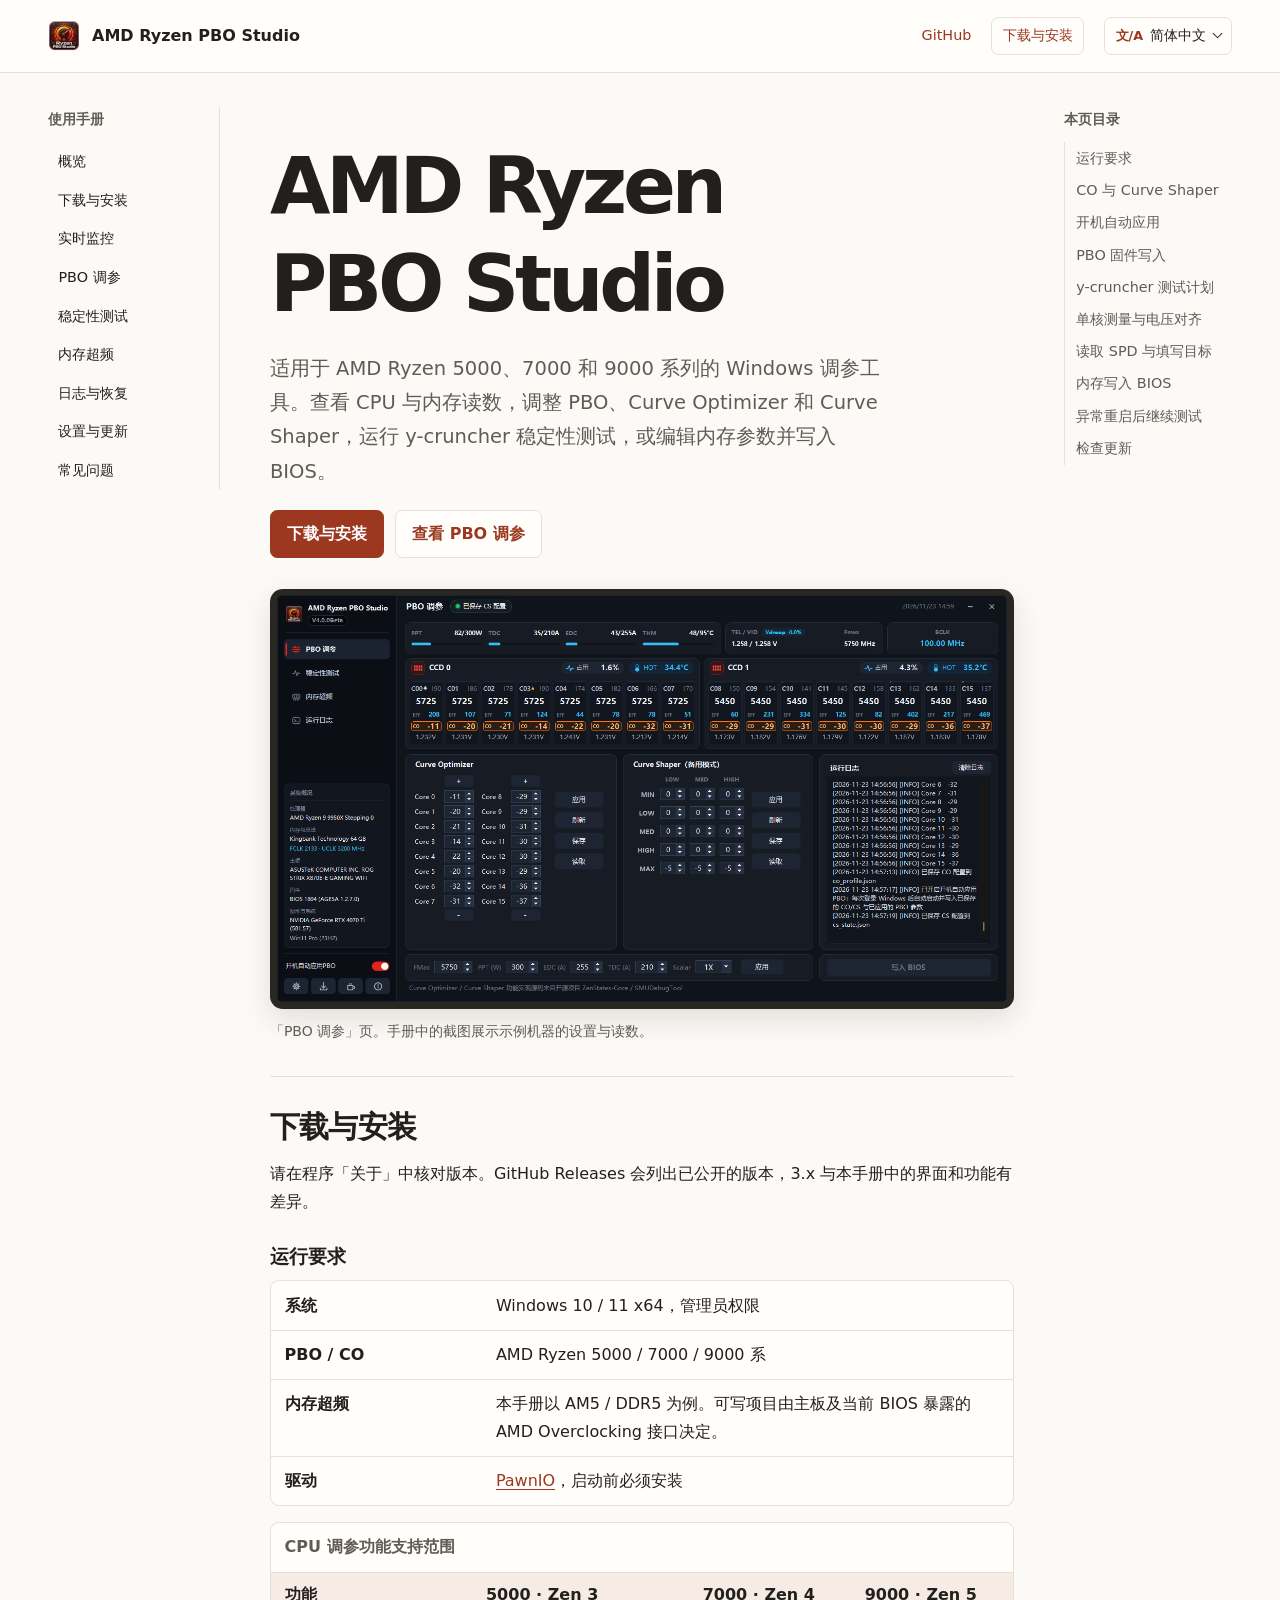
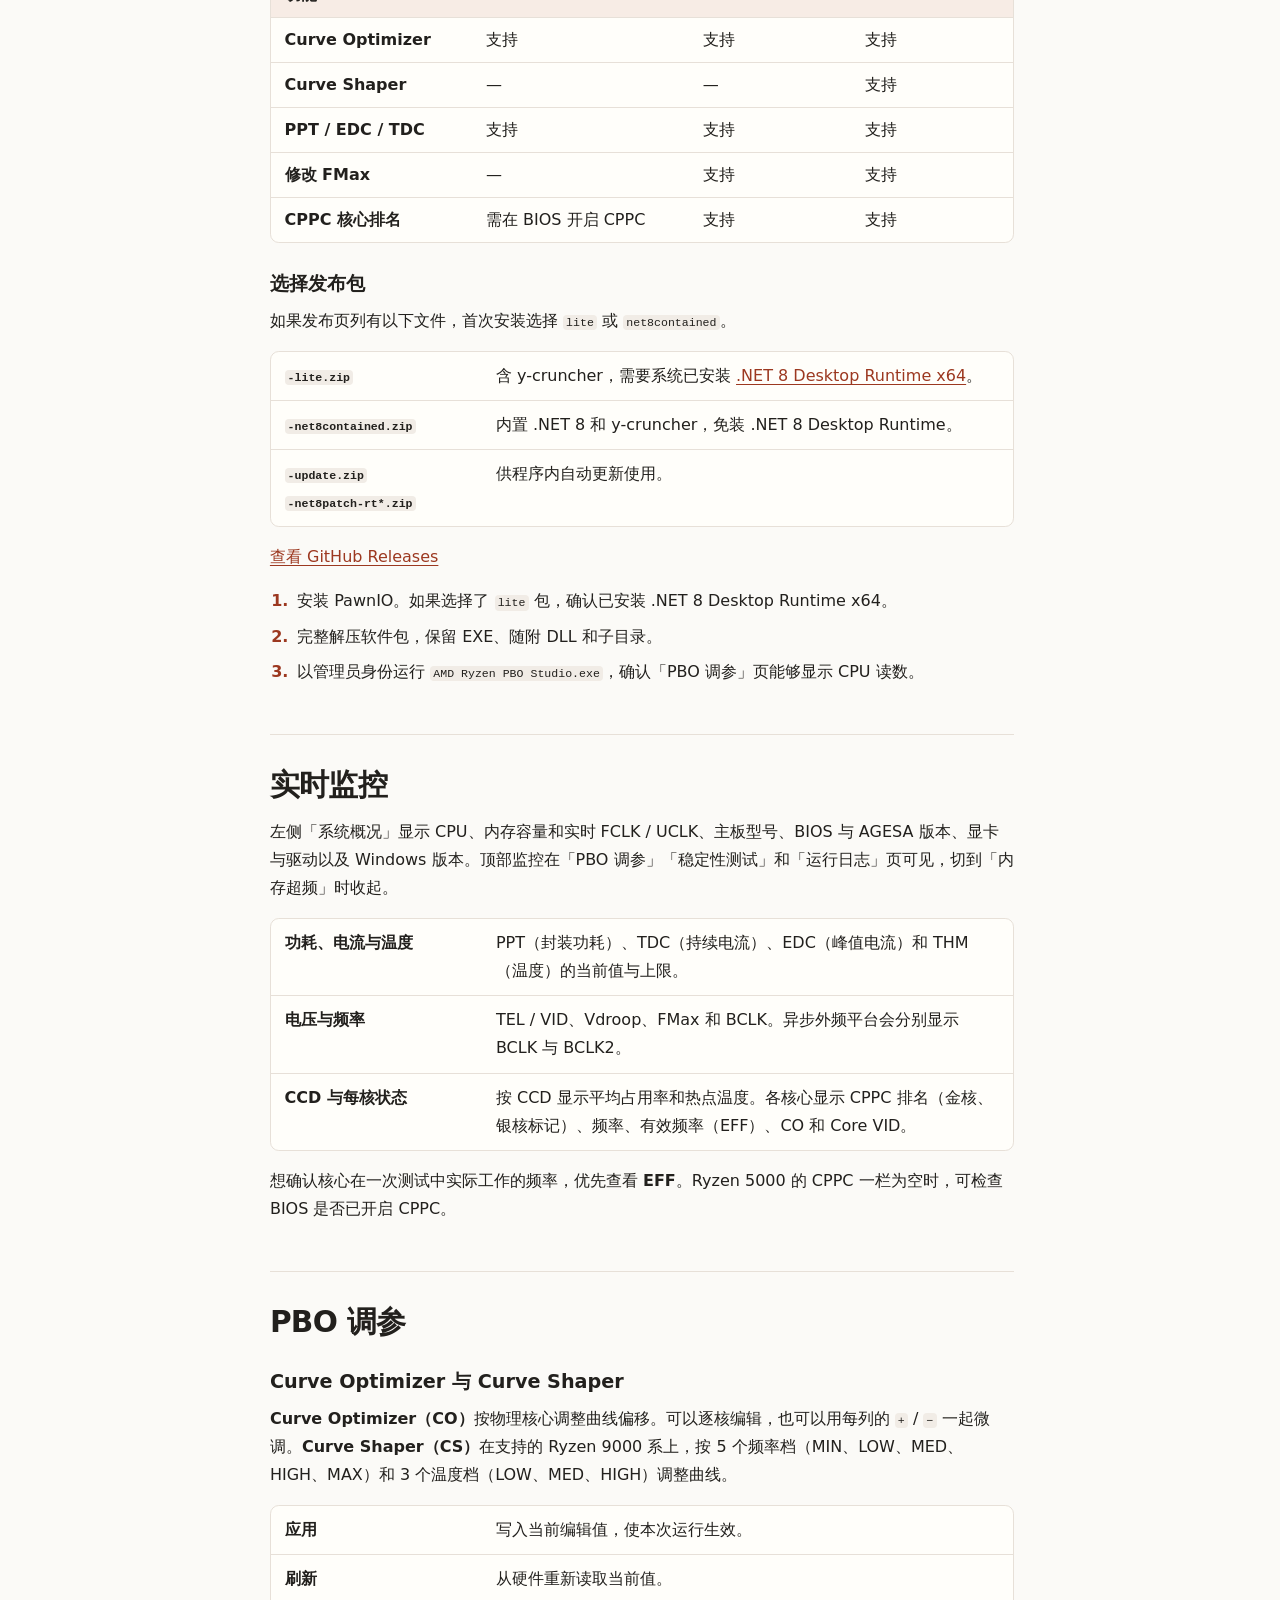
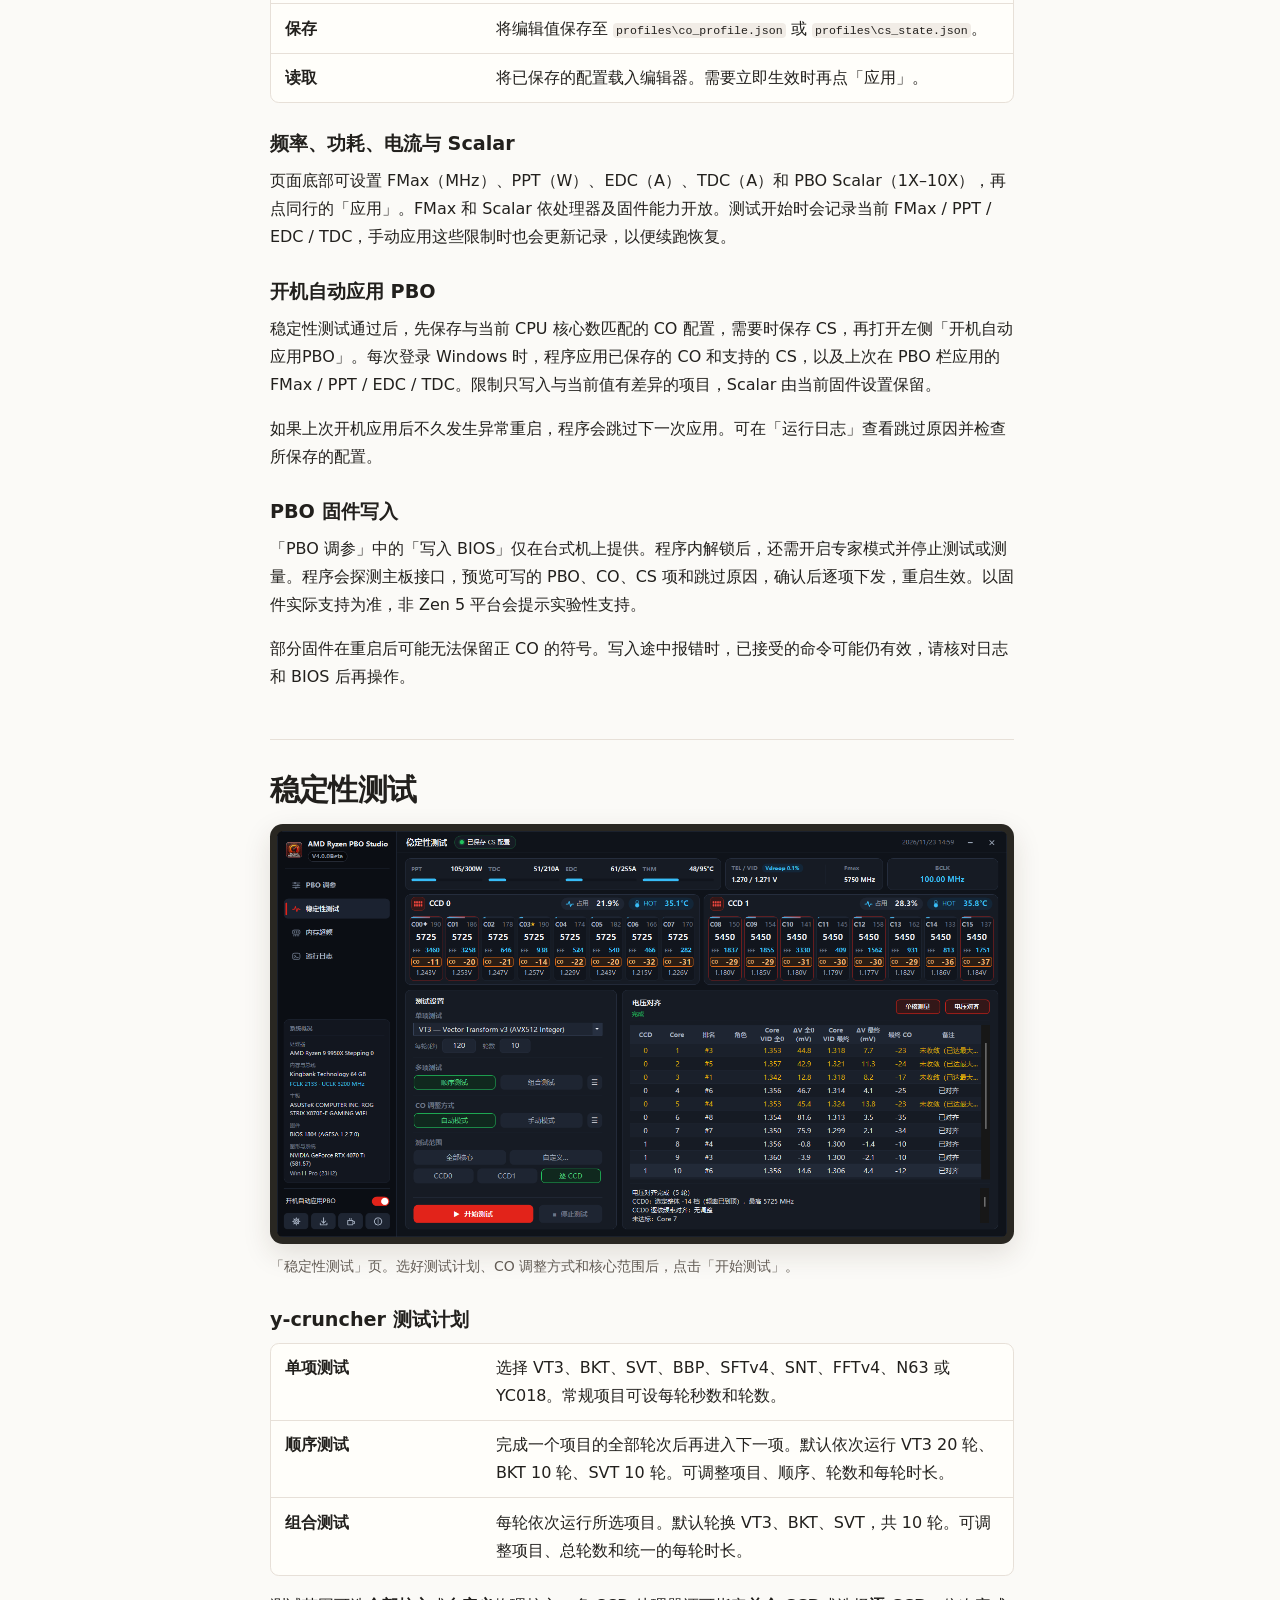
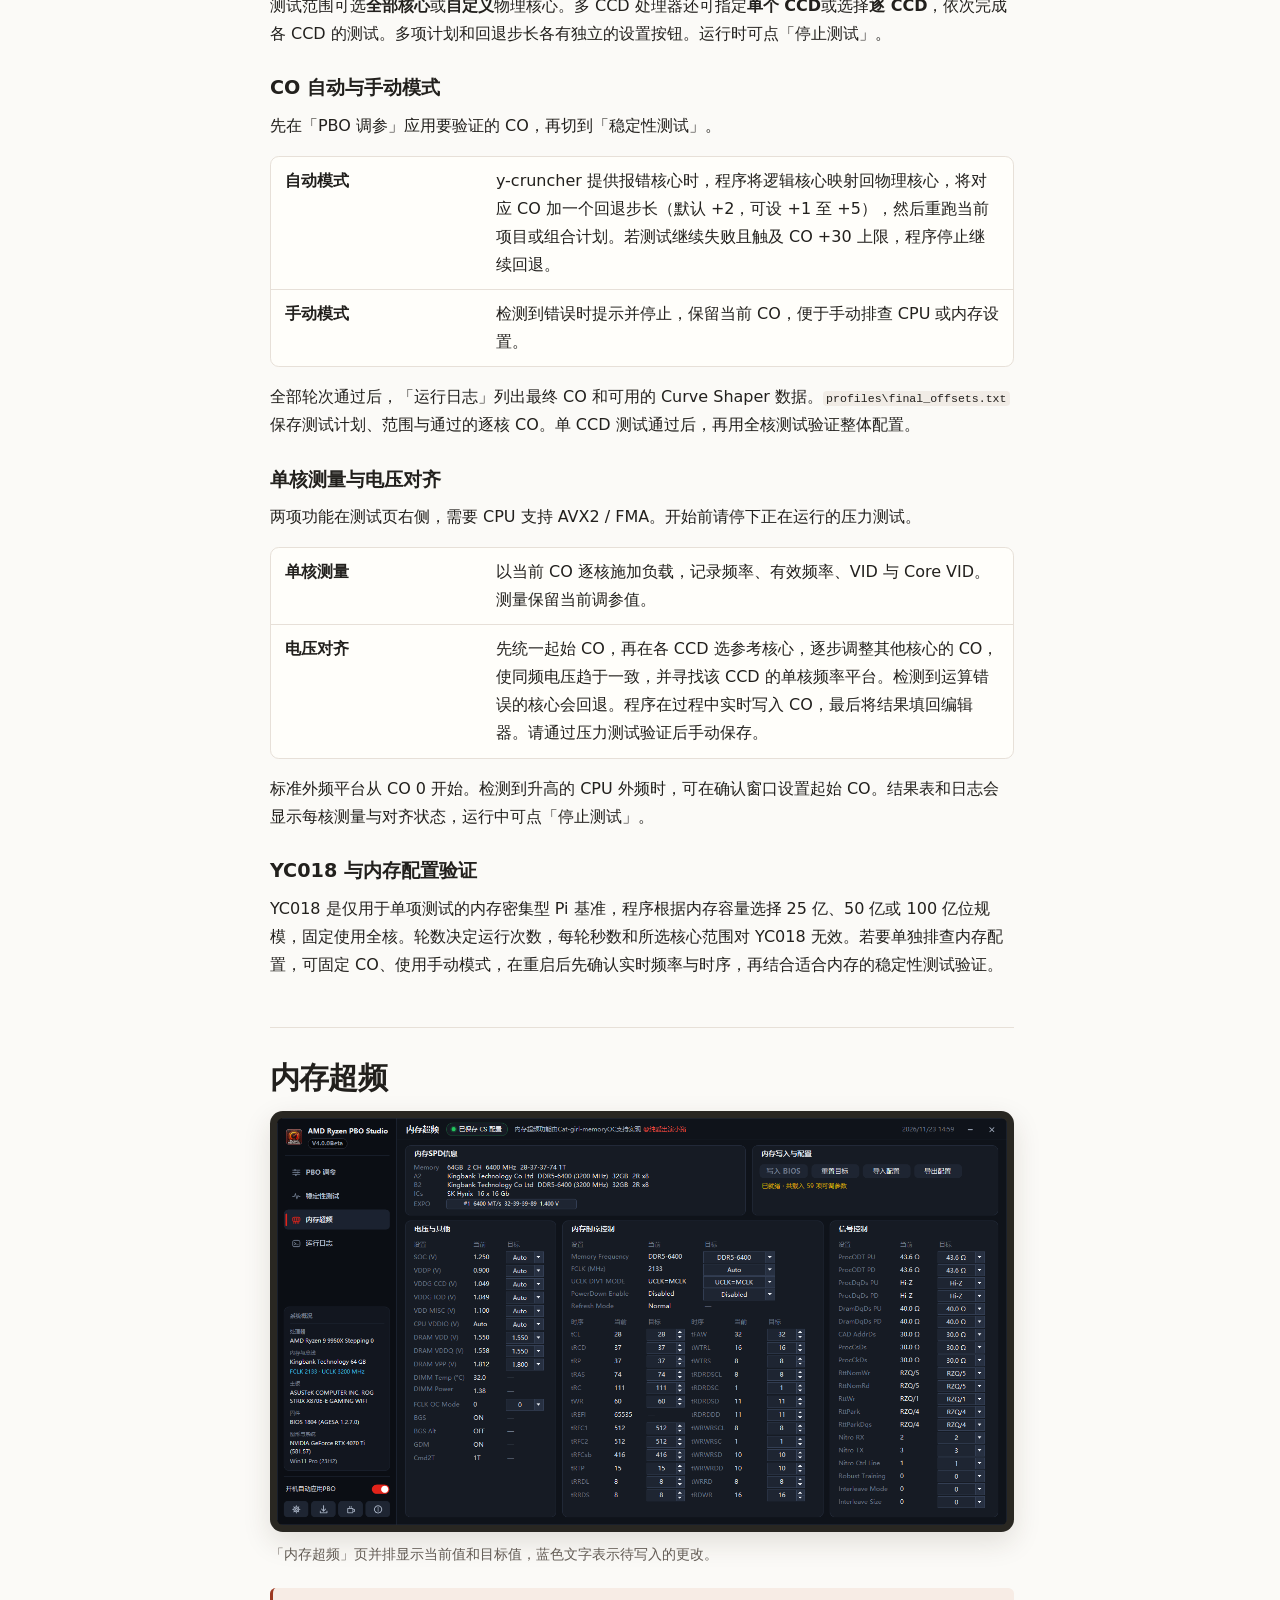
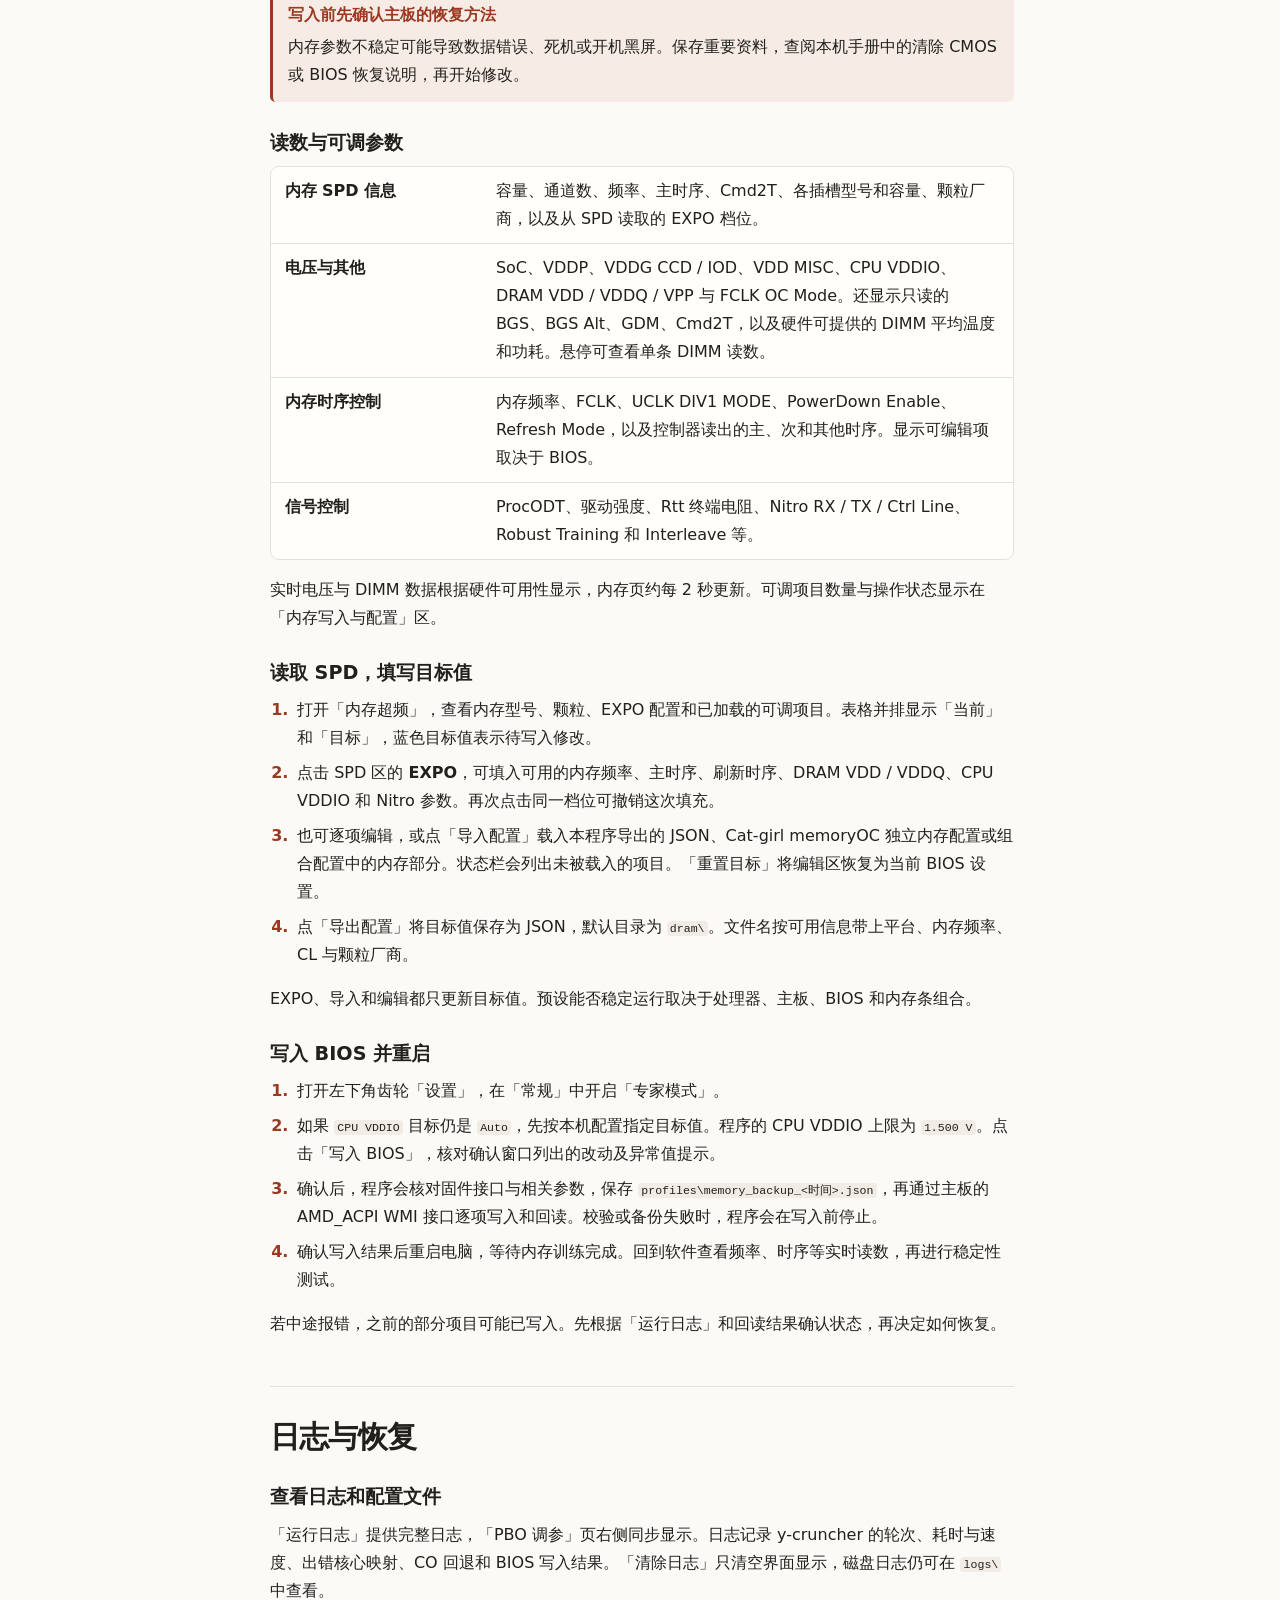
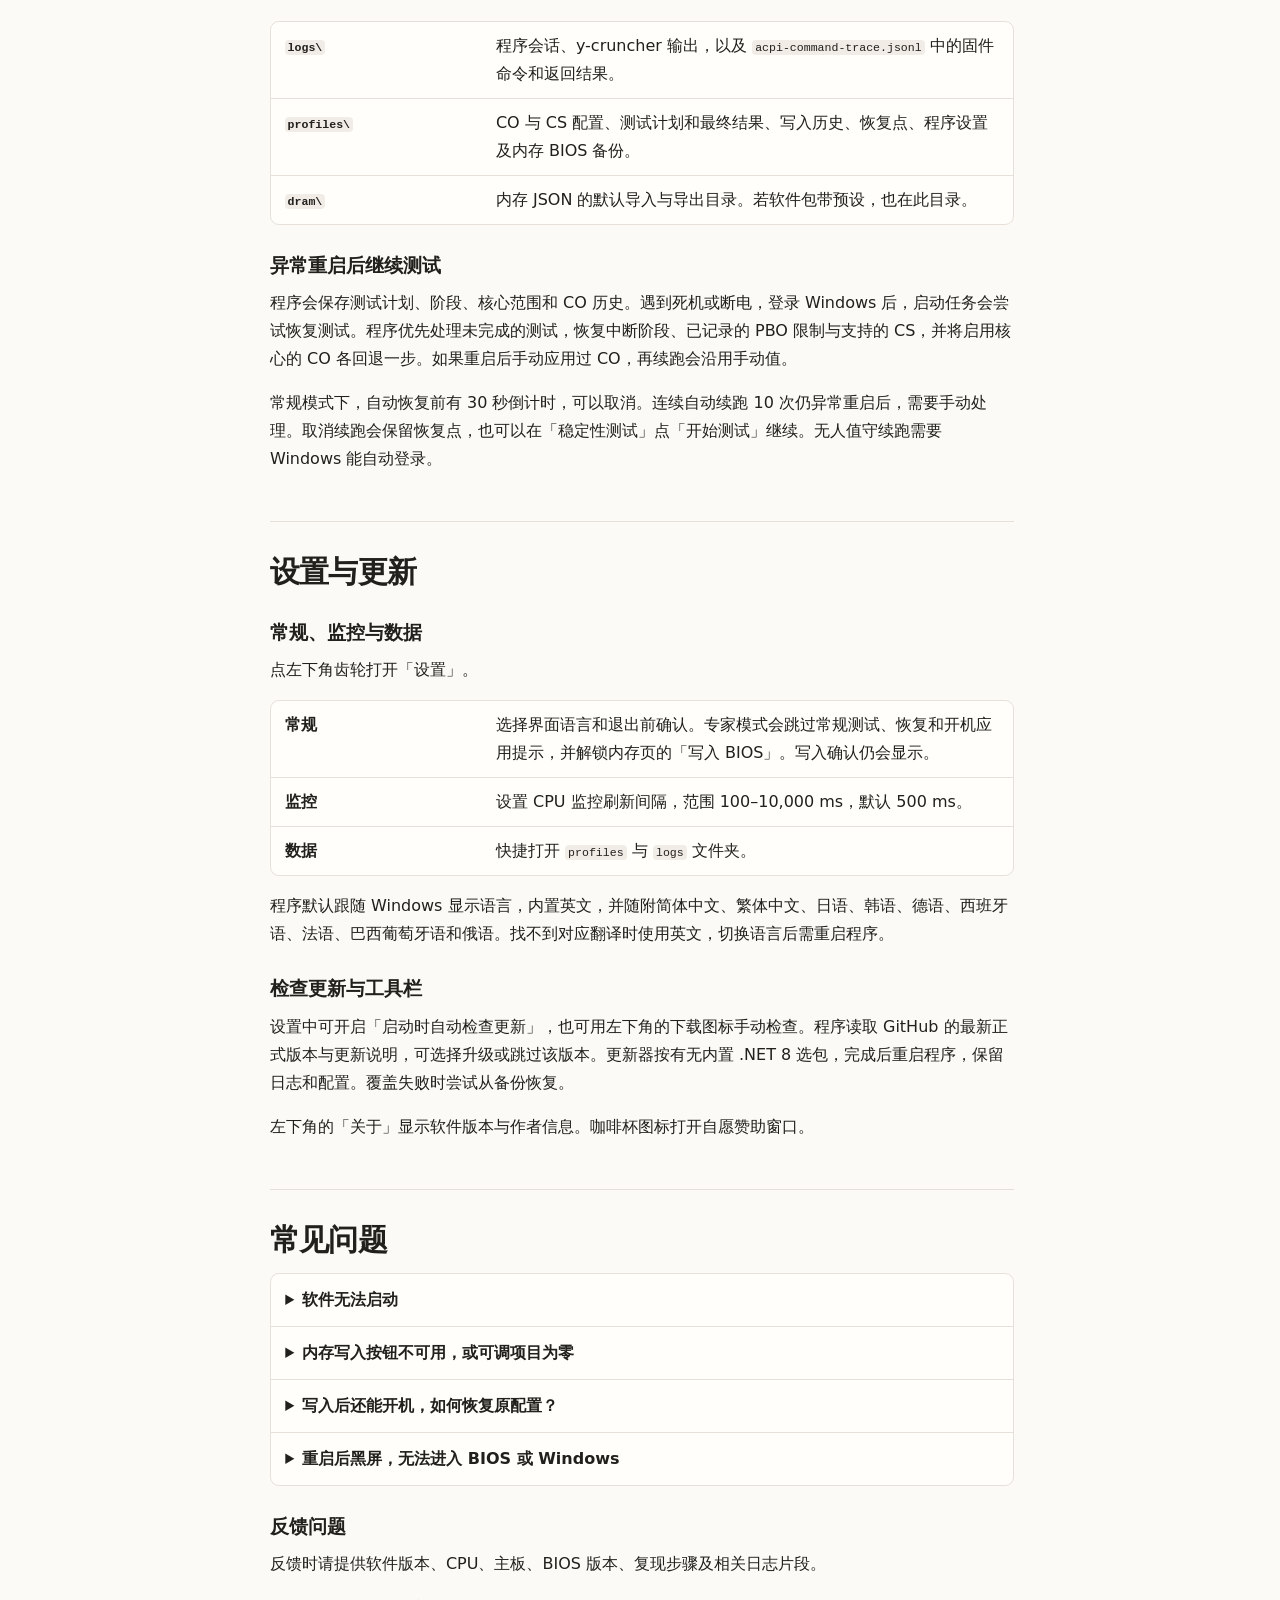
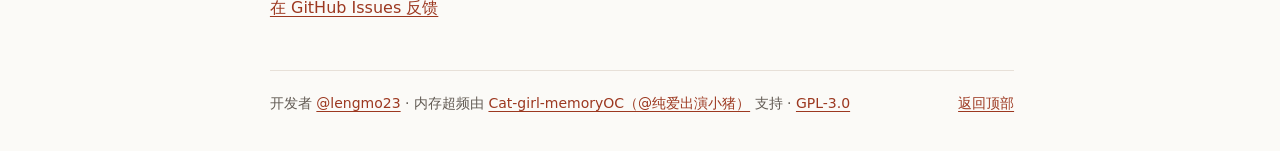
<file: index.html>
<!doctype html>
<html lang="zh-CN">
<head>
  <meta charset="utf-8">
  <meta name="viewport" content="width=device-width, initial-scale=1">
  <meta name="description" content="AMD Ryzen PBO Studio 中文使用手册。查看 Ryzen 实时监控、PBO 与 CO / CS 调参、稳定性测试、内存超频、日志与恢复的操作方法。">
  <meta name="theme-color" content="#f8f7f4">
  <title>AMD Ryzen PBO Studio · 中文使用手册</title>
  <link rel="icon" href="studio.ico">
  <link rel="stylesheet" href="site.css">
  <link rel="alternate" hreflang="en" href="en/">
  <script src="language.js" defer></script>
</head>
<body id="top">
  <a class="skip" href="#main">跳到正文</a>
  <header class="site-header">
    <div class="header-inner">
      <a class="brand" href="./">
        <img class="brand-mark" src="studio.ico" alt="" width="32" height="32">
        <span>AMD Ryzen PBO Studio</span>
      </a>
      <div class="header-links">
        <a href="https://github.com/lengmo23/RyzenPboStudio">GitHub</a>
        <a class="header-download" href="#install">下载与安装</a>
        <details class="language-picker">
          <summary aria-label="文档语言，当前为简体中文">
            <span class="language-symbol" aria-hidden="true">文/A</span>
            <span>简体中文</span>
          </summary>
          <div class="language-options">
            <a href="./" lang="zh-CN" hreflang="zh-CN" aria-current="page">简体中文</a>
            <a href="en/" lang="en" hreflang="en">English</a>
          </div>
        </details>
      </div>
    </div>
  </header>

  <div class="layout">
    <aside class="sidebar">
      <p class="nav-label">使用手册</p>
      <nav aria-label="手册导航">
        <a href="#main">概览</a>
        <a href="#install">下载与安装</a>
        <a href="#monitor">实时监控</a>
        <a href="#pbo">PBO 调参</a>
        <a href="#testing">稳定性测试</a>
        <a href="#memory">内存超频</a>
        <a href="#recovery">日志与恢复</a>
        <a href="#settings">设置与更新</a>
        <a href="#faq">常见问题</a>
      </nav>
    </aside>

    <main id="main" tabindex="-1">
      <section class="hero" aria-labelledby="title">
        <h1 id="title">AMD Ryzen<br>PBO Studio</h1>
        <p class="intro">适用于 AMD Ryzen 5000、7000 和 9000 系列的 Windows 调参工具。查看 CPU 与内存读数，调整 PBO、Curve Optimizer 和 Curve Shaper，运行 y-cruncher 稳定性测试，或编辑内存参数并写入 BIOS。</p>
        <div class="hero-links">
          <a class="button primary" href="#install">下载与安装</a>
          <a class="button secondary" href="#pbo">查看 PBO 调参</a>
        </div>
      </section>

      <figure class="screenshot">
        <a href="pbo-tuning.png" aria-label="查看 PBO 调参界面大图">
          <img src="pbo-tuning.png" alt="AMD Ryzen PBO Studio 的 PBO 调参页。顶部显示按 CCD 分组的实时监控，下方是 CO、Curve Shaper、PBO 参数和运行日志。" width="1420" height="790">
        </a>
        <figcaption>「PBO 调参」页。手册中的截图展示示例机器的设置与读数。</figcaption>
      </figure>

      <section class="chapter" id="install" aria-labelledby="install-title">
        <h2 id="install-title">下载与安装</h2>
        <p>请在程序「关于」中核对版本。GitHub Releases 会列出已公开的版本，3.x 与本手册中的界面和功能有差异。</p>
        <h3 id="requirements">运行要求</h3>
        <dl class="specs">
          <div><dt>系统</dt><dd>Windows 10 / 11 x64，管理员权限</dd></div>
          <div><dt>PBO / CO</dt><dd>AMD Ryzen 5000 / 7000 / 9000 系</dd></div>
          <div><dt>内存超频</dt><dd>本手册以 AM5 / DDR5 为例。可写项目由主板及当前 BIOS 暴露的 AMD Overclocking 接口决定。</dd></div>
          <div><dt>驱动</dt><dd><a href="https://pawnio.eu/">PawnIO</a>，启动前必须安装</dd></div>
        </dl>
        <div class="table-scroll" tabindex="0" role="region" aria-label="处理器功能支持表">
          <table>
            <caption>CPU 调参功能支持范围</caption>
            <thead>
              <tr><th scope="col">功能</th><th scope="col">5000 · Zen 3</th><th scope="col">7000 · Zen 4</th><th scope="col">9000 · Zen 5</th></tr>
            </thead>
            <tbody>
              <tr><th scope="row">Curve Optimizer</th><td>支持</td><td>支持</td><td>支持</td></tr>
              <tr><th scope="row">Curve Shaper</th><td>—</td><td>—</td><td>支持</td></tr>
              <tr><th scope="row">PPT / EDC / TDC</th><td>支持</td><td>支持</td><td>支持</td></tr>
              <tr><th scope="row">修改 FMax</th><td>—</td><td>支持</td><td>支持</td></tr>
              <tr><th scope="row">CPPC 核心排名</th><td>需在 BIOS 开启 CPPC</td><td>支持</td><td>支持</td></tr>
            </tbody>
          </table>
        </div>

        <h3 id="package">选择发布包</h3>
        <p>如果发布页列有以下文件，首次安装选择 <code>lite</code> 或 <code>net8contained</code>。</p>
        <dl class="specs">
          <div><dt><code>-lite.zip</code></dt><dd>含 y-cruncher，需要系统已安装 <a href="https://dotnet.microsoft.com/download/dotnet/8.0">.NET 8 Desktop Runtime x64</a>。</dd></div>
          <div><dt><code>-net8contained.zip</code></dt><dd>内置 .NET 8 和 y-cruncher，免装 .NET 8 Desktop Runtime。</dd></div>
          <div><dt><code>-update.zip</code><br><code>-net8patch-rt*.zip</code></dt><dd>供程序内自动更新使用。</dd></div>
        </dl>
        <p><a href="https://github.com/lengmo23/RyzenPboStudio/releases">查看 GitHub Releases</a></p>
        <ol>
          <li>安装 PawnIO。如果选择了 <code>lite</code> 包，确认已安装 .NET 8 Desktop Runtime x64。</li>
          <li>完整解压软件包，保留 EXE、随附 DLL 和子目录。</li>
          <li>以管理员身份运行 <code>AMD Ryzen PBO Studio.exe</code>，确认「PBO 调参」页能够显示 CPU 读数。</li>
        </ol>
      </section>

      <section class="chapter" id="monitor" aria-labelledby="monitor-title">
        <h2 id="monitor-title">实时监控</h2>
        <p>左侧「系统概况」显示 CPU、内存容量和实时 FCLK / UCLK、主板型号、BIOS 与 AGESA 版本、显卡与驱动以及 Windows 版本。顶部监控在「PBO 调参」「稳定性测试」和「运行日志」页可见，切到「内存超频」时收起。</p>
        <dl class="specs">
          <div><dt>功耗、电流与温度</dt><dd>PPT（封装功耗）、TDC（持续电流）、EDC（峰值电流）和 THM（温度）的当前值与上限。</dd></div>
          <div><dt>电压与频率</dt><dd>TEL / VID、Vdroop、FMax 和 BCLK。异步外频平台会分别显示 BCLK 与 BCLK2。</dd></div>
          <div><dt>CCD 与每核状态</dt><dd>按 CCD 显示平均占用率和热点温度。各核心显示 CPPC 排名（金核、银核标记）、频率、有效频率（EFF）、CO 和 Core VID。</dd></div>
        </dl>
        <p>想确认核心在一次测试中实际工作的频率，优先查看 <strong>EFF</strong>。Ryzen 5000 的 CPPC 一栏为空时，可检查 BIOS 是否已开启 CPPC。</p>
      </section>

      <section class="chapter" id="pbo" aria-labelledby="pbo-title">
        <h2 id="pbo-title">PBO 调参</h2>
        <h3 id="curves">Curve Optimizer 与 Curve Shaper</h3>
        <p><strong>Curve Optimizer（CO）</strong>按物理核心调整曲线偏移。可以逐核编辑，也可以用每列的 <code>+</code> / <code>−</code> 一起微调。<strong>Curve Shaper（CS）</strong>在支持的 Ryzen 9000 系上，按 5 个频率档（MIN、LOW、MED、HIGH、MAX）和 3 个温度档（LOW、MED、HIGH）调整曲线。</p>
        <dl class="specs">
          <div><dt>应用</dt><dd>写入当前编辑值，使本次运行生效。</dd></div>
          <div><dt>刷新</dt><dd>从硬件重新读取当前值。</dd></div>
          <div><dt>保存</dt><dd>将编辑值保存至 <code>profiles\co_profile.json</code> 或 <code>profiles\cs_state.json</code>。</dd></div>
          <div><dt>读取</dt><dd>将已保存的配置载入编辑器。需要立即生效时再点「应用」。</dd></div>
        </dl>

        <h3 id="limits">频率、功耗、电流与 Scalar</h3>
        <p>页面底部可设置 FMax（MHz）、PPT（W）、EDC（A）、TDC（A）和 PBO Scalar（1X–10X），再点同行的「应用」。FMax 和 Scalar 依处理器及固件能力开放。测试开始时会记录当前 FMax / PPT / EDC / TDC，手动应用这些限制时也会更新记录，以便续跑恢复。</p>

        <h3 id="boot-apply">开机自动应用 PBO</h3>
        <p>稳定性测试通过后，先保存与当前 CPU 核心数匹配的 CO 配置，需要时保存 CS，再打开左侧「开机自动应用PBO」。每次登录 Windows 时，程序应用已保存的 CO 和支持的 CS，以及上次在 PBO 栏应用的 FMax / PPT / EDC / TDC。限制只写入与当前值有差异的项目，Scalar 由当前固件设置保留。</p>
        <p>如果上次开机应用后不久发生异常重启，程序会跳过下一次应用。可在「运行日志」查看跳过原因并检查所保存的配置。</p>

        <h3 id="pbo-bios">PBO 固件写入</h3>
        <p>「PBO 调参」中的「写入 BIOS」仅在台式机上提供。程序内解锁后，还需开启专家模式并停止测试或测量。程序会探测主板接口，预览可写的 PBO、CO、CS 项和跳过原因，确认后逐项下发，重启生效。以固件实际支持为准，非 Zen 5 平台会提示实验性支持。</p>
        <p>部分固件在重启后可能无法保留正 CO 的符号。写入途中报错时，已接受的命令可能仍有效，请核对日志和 BIOS 后再操作。</p>
      </section>

      <section class="chapter" id="testing" aria-labelledby="testing-title">
        <h2 id="testing-title">稳定性测试</h2>
        <figure class="screenshot chapter-shot">
          <a href="stability-test.png" aria-label="查看稳定性测试界面大图">
            <img src="stability-test.png" alt="稳定性测试页左侧为测试设置，右侧为电压对齐的逐核结果和汇总。" width="1420" height="790" loading="lazy">
          </a>
          <figcaption>「稳定性测试」页。选好测试计划、CO 调整方式和核心范围后，点击「开始测试」。</figcaption>
        </figure>

        <h3 id="test-plans">y-cruncher 测试计划</h3>
        <dl class="specs">
          <div><dt>单项测试</dt><dd>选择 VT3、BKT、SVT、BBP、SFTv4、SNT、FFTv4、N63 或 YC018。常规项目可设每轮秒数和轮数。</dd></div>
          <div><dt>顺序测试</dt><dd>完成一个项目的全部轮次后再进入下一项。默认依次运行 VT3 20 轮、BKT 10 轮、SVT 10 轮。可调整项目、顺序、轮数和每轮时长。</dd></div>
          <div><dt>组合测试</dt><dd>每轮依次运行所选项目。默认轮换 VT3、BKT、SVT，共 10 轮。可调整项目、总轮数和统一的每轮时长。</dd></div>
        </dl>
        <p>测试范围可选<strong>全部核心</strong>或<strong>自定义</strong>物理核心。多 CCD 处理器还可指定<strong>单个 CCD</strong>或选择<strong>逐 CCD</strong>，依次完成各 CCD 的测试。多项计划和回退步长各有独立的设置按钮。运行时可点「停止测试」。</p>

        <h3 id="co">CO 自动与手动模式</h3>
        <p>先在「PBO 调参」应用要验证的 CO，再切到「稳定性测试」。</p>
        <dl class="specs">
          <div><dt>自动模式</dt><dd>y-cruncher 提供报错核心时，程序将逻辑核心映射回物理核心，将对应 CO 加一个回退步长（默认 +2，可设 +1 至 +5），然后重跑当前项目或组合计划。若测试继续失败且触及 CO +30 上限，程序停止继续回退。</dd></div>
          <div><dt>手动模式</dt><dd>检测到错误时提示并停止，保留当前 CO，便于手动排查 CPU 或内存设置。</dd></div>
        </dl>
        <p>全部轮次通过后，「运行日志」列出最终 CO 和可用的 Curve Shaper 数据。<code>profiles\final_offsets.txt</code> 保存测试计划、范围与通过的逐核 CO。单 CCD 测试通过后，再用全核测试验证整体配置。</p>

        <h3 id="measure">单核测量与电压对齐</h3>
        <p>两项功能在测试页右侧，需要 CPU 支持 AVX2 / FMA。开始前请停下正在运行的压力测试。</p>
        <dl class="specs">
          <div><dt>单核测量</dt><dd>以当前 CO 逐核施加负载，记录频率、有效频率、VID 与 Core VID。测量保留当前调参值。</dd></div>
          <div><dt>电压对齐</dt><dd>先统一起始 CO，再在各 CCD 选参考核心，逐步调整其他核心的 CO，使同频电压趋于一致，并寻找该 CCD 的单核频率平台。检测到运算错误的核心会回退。程序在过程中实时写入 CO，最后将结果填回编辑器。请通过压力测试验证后手动保存。</dd></div>
        </dl>
        <p>标准外频平台从 CO 0 开始。检测到升高的 CPU 外频时，可在确认窗口设置起始 CO。结果表和日志会显示每核测量与对齐状态，运行中可点「停止测试」。</p>

        <h3 id="memory-test">YC018 与内存配置验证</h3>
        <p>YC018 是仅用于单项测试的内存密集型 Pi 基准，程序根据内存容量选择 25 亿、50 亿或 100 亿位规模，固定使用全核。轮数决定运行次数，每轮秒数和所选核心范围对 YC018 无效。若要单独排查内存配置，可固定 CO、使用手动模式，在重启后先确认实时频率与时序，再结合适合内存的稳定性测试验证。</p>
      </section>

      <section class="chapter" id="memory" aria-labelledby="memory-title">
        <h2 id="memory-title">内存超频</h2>
        <figure class="screenshot chapter-shot">
          <a href="memory-oc.png" aria-label="查看内存超频界面大图">
            <img src="memory-oc.png" alt="内存超频页上方显示 SPD 与配置按钮，下方分为电压、内存时序和信号控制三栏。" width="1420" height="790" loading="lazy">
          </a>
          <figcaption>「内存超频」页并排显示当前值和目标值，蓝色文字表示待写入的更改。</figcaption>
        </figure>
        <aside class="notice">
          <strong>写入前先确认主板的恢复方法</strong>
          <p>内存参数不稳定可能导致数据错误、死机或开机黑屏。保存重要资料，查阅本机手册中的清除 CMOS 或 BIOS 恢复说明，再开始修改。</p>
        </aside>

        <h3 id="memory-readings">读数与可调参数</h3>
        <dl class="specs">
          <div><dt>内存 SPD 信息</dt><dd>容量、通道数、频率、主时序、Cmd2T、各插槽型号和容量、颗粒厂商，以及从 SPD 读取的 EXPO 档位。</dd></div>
          <div><dt>电压与其他</dt><dd>SoC、VDDP、VDDG CCD / IOD、VDD MISC、CPU VDDIO、DRAM VDD / VDDQ / VPP 与 FCLK OC Mode。还显示只读的 BGS、BGS Alt、GDM、Cmd2T，以及硬件可提供的 DIMM 平均温度和功耗。悬停可查看单条 DIMM 读数。</dd></div>
          <div><dt>内存时序控制</dt><dd>内存频率、FCLK、UCLK DIV1 MODE、PowerDown Enable、Refresh Mode，以及控制器读出的主、次和其他时序。显示可编辑项取决于 BIOS。</dd></div>
          <div><dt>信号控制</dt><dd>ProcODT、驱动强度、Rtt 终端电阻、Nitro RX / TX / Ctrl Line、Robust Training 和 Interleave 等。</dd></div>
        </dl>
        <p>实时电压与 DIMM 数据根据硬件可用性显示，内存页约每 2 秒更新。可调项目数量与操作状态显示在「内存写入与配置」区。</p>

        <h3 id="targets">读取 SPD，填写目标值</h3>
        <ol>
          <li>打开「内存超频」，查看内存型号、颗粒、EXPO 配置和已加载的可调项目。表格并排显示「当前」和「目标」，蓝色目标值表示待写入修改。</li>
          <li>点击 SPD 区的 <strong>EXPO</strong>，可填入可用的内存频率、主时序、刷新时序、DRAM VDD / VDDQ、CPU VDDIO 和 Nitro 参数。再次点击同一档位可撤销这次填充。</li>
          <li>也可逐项编辑，或点「导入配置」载入本程序导出的 JSON、Cat-girl memoryOC 独立内存配置或组合配置中的内存部分。状态栏会列出未被载入的项目。「重置目标」将编辑区恢复为当前 BIOS 设置。</li>
          <li>点「导出配置」将目标值保存为 JSON，默认目录为 <code>dram\</code>。文件名按可用信息带上平台、内存频率、CL 与颗粒厂商。</li>
        </ol>
        <p>EXPO、导入和编辑都只更新目标值。预设能否稳定运行取决于处理器、主板、BIOS 和内存条组合。</p>

        <h3 id="write">写入 BIOS 并重启</h3>
        <ol>
          <li>打开左下角齿轮「设置」，在「常规」中开启「专家模式」。</li>
          <li>如果 <code>CPU VDDIO</code> 目标仍是 <code>Auto</code>，先按本机配置指定目标值。程序的 CPU VDDIO 上限为 <code>1.500 V</code>。点击「写入 BIOS」，核对确认窗口列出的改动及异常值提示。</li>
          <li>确认后，程序会核对固件接口与相关参数，保存 <code>profiles\memory_backup_&lt;时间&gt;.json</code>，再通过主板的 AMD_ACPI WMI 接口逐项写入和回读。校验或备份失败时，程序会在写入前停止。</li>
          <li>确认写入结果后重启电脑，等待内存训练完成。回到软件查看频率、时序等实时读数，再进行稳定性测试。</li>
        </ol>
        <p>若中途报错，之前的部分项目可能已写入。先根据「运行日志」和回读结果确认状态，再决定如何恢复。</p>
      </section>

      <section class="chapter" id="recovery" aria-labelledby="recovery-title">
        <h2 id="recovery-title">日志与恢复</h2>
        <h3 id="logs">查看日志和配置文件</h3>
        <p>「运行日志」提供完整日志，「PBO 调参」页右侧同步显示。日志记录 y-cruncher 的轮次、耗时与速度、出错核心映射、CO 回退和 BIOS 写入结果。「清除日志」只清空界面显示，磁盘日志仍可在 <code>logs\</code> 中查看。</p>
        <dl class="specs">
          <div><dt><code>logs\</code></dt><dd>程序会话、y-cruncher 输出，以及 <code>acpi-command-trace.jsonl</code> 中的固件命令和返回结果。</dd></div>
          <div><dt><code>profiles\</code></dt><dd>CO 与 CS 配置、测试计划和最终结果、写入历史、恢复点、程序设置及内存 BIOS 备份。</dd></div>
          <div><dt><code>dram\</code></dt><dd>内存 JSON 的默认导入与导出目录。若软件包带预设，也在此目录。</dd></div>
        </dl>

        <h3 id="resume">异常重启后继续测试</h3>
        <p>程序会保存测试计划、阶段、核心范围和 CO 历史。遇到死机或断电，登录 Windows 后，启动任务会尝试恢复测试。程序优先处理未完成的测试，恢复中断阶段、已记录的 PBO 限制与支持的 CS，并将启用核心的 CO 各回退一步。如果重启后手动应用过 CO，再续跑会沿用手动值。</p>
        <p>常规模式下，自动恢复前有 30 秒倒计时，可以取消。连续自动续跑 10 次仍异常重启后，需要手动处理。取消续跑会保留恢复点，也可以在「稳定性测试」点「开始测试」继续。无人值守续跑需要 Windows 能自动登录。</p>
      </section>

      <section class="chapter" id="settings" aria-labelledby="settings-title">
        <h2 id="settings-title">设置与更新</h2>
        <h3 id="preferences">常规、监控与数据</h3>
        <p>点左下角齿轮打开「设置」。</p>
        <dl class="specs">
          <div><dt>常规</dt><dd>选择界面语言和退出前确认。专家模式会跳过常规测试、恢复和开机应用提示，并解锁内存页的「写入 BIOS」。写入确认仍会显示。</dd></div>
          <div><dt>监控</dt><dd>设置 CPU 监控刷新间隔，范围 100–10,000 ms，默认 500 ms。</dd></div>
          <div><dt>数据</dt><dd>快捷打开 <code>profiles</code> 与 <code>logs</code> 文件夹。</dd></div>
        </dl>
        <p>程序默认跟随 Windows 显示语言，内置英文，并随附简体中文、繁体中文、日语、韩语、德语、西班牙语、法语、巴西葡萄牙语和俄语。找不到对应翻译时使用英文，切换语言后需重启程序。</p>

        <h3 id="updates">检查更新与工具栏</h3>
        <p>设置中可开启「启动时自动检查更新」，也可用左下角的下载图标手动检查。程序读取 GitHub 的最新正式版本与更新说明，可选择升级或跳过该版本。更新器按有无内置 .NET 8 选包，完成后重启程序，保留日志和配置。覆盖失败时尝试从备份恢复。</p>
        <p>左下角的「关于」显示软件版本与作者信息。咖啡杯图标打开自愿赞助窗口。</p>
      </section>

      <section class="chapter" id="faq" aria-labelledby="faq-title">
        <h2 id="faq-title">常见问题</h2>
        <div class="faq">
          <details>
            <summary>软件无法启动</summary>
            <p>确认使用 Windows x64，已安装 PawnIO，并以管理员身份运行。若使用 <code>lite</code>，确认安装的是 .NET 8 <strong>Desktop Runtime x64</strong>。若缺少 DLL，请完整重新解压。</p>
          </details>
          <details>
            <summary>内存写入按钮不可用，或可调项目为零</summary>
            <p>先确认已开启「专家模式」。若仍无可调项目，请查看状态栏与「运行日志」中的 BIOS 接口探测结果，核对主板型号与 BIOS 版本。不同主板及固件可写项目不同。</p>
          </details>
          <details>
            <summary>写入后还能开机，如何恢复原配置？</summary>
            <p>在「导入配置」选择 <code>profiles\memory_backup_*.json</code>，核对可恢复的数值后再写入并重启。已写入为手动值的参数如需恢复成 <code>Auto</code>，请进入主板 BIOS 恢复。</p>
          </details>
          <details>
            <summary>重启后黑屏，无法进入 BIOS 或 Windows</summary>
            <p>先按主板手册预留内存训练时间。若仍无法完成开机自检，按主板或整机厂商的说明清除 CMOS 或恢复 BIOS 默认设置。笔记本没有外部恢复入口时，请按整机手册处理或联系厂商。软件恢复需要能进入 Windows。</p>
          </details>
        </div>

        <h3 id="feedback">反馈问题</h3>
        <p>反馈时请提供软件版本、CPU、主板、BIOS 版本、复现步骤及相关日志片段。</p>
        <p><a href="https://github.com/lengmo23/RyzenPboStudio/issues">在 GitHub Issues 反馈</a></p>
      </section>

      <footer class="footer">
        <p>开发者 <a href="https://github.com/lengmo23">@lengmo23</a> · 内存超频由 <a href="https://v.douyin.com/yMpmAidKqdY/">Cat-girl-memoryOC（@纯爱出演小猪）</a> 支持 · <a href="https://github.com/lengmo23/RyzenPboStudio/blob/main/LICENSE">GPL-3.0</a></p>
        <a href="#top">返回顶部</a>
      </footer>
    </main>

    <aside class="on-page">
      <p class="nav-label">本页目录</p>
      <nav aria-label="本页目录">
        <a href="#requirements">运行要求</a>
        <a href="#curves">CO 与 Curve Shaper</a>
        <a href="#boot-apply">开机自动应用</a>
        <a href="#pbo-bios">PBO 固件写入</a>
        <a href="#test-plans">y-cruncher 测试计划</a>
        <a href="#measure">单核测量与电压对齐</a>
        <a href="#targets">读取 SPD 与填写目标</a>
        <a href="#write">内存写入 BIOS</a>
        <a href="#resume">异常重启后继续测试</a>
        <a href="#updates">检查更新</a>
      </nav>
    </aside>
  </div>
</body>
</html>
</file>
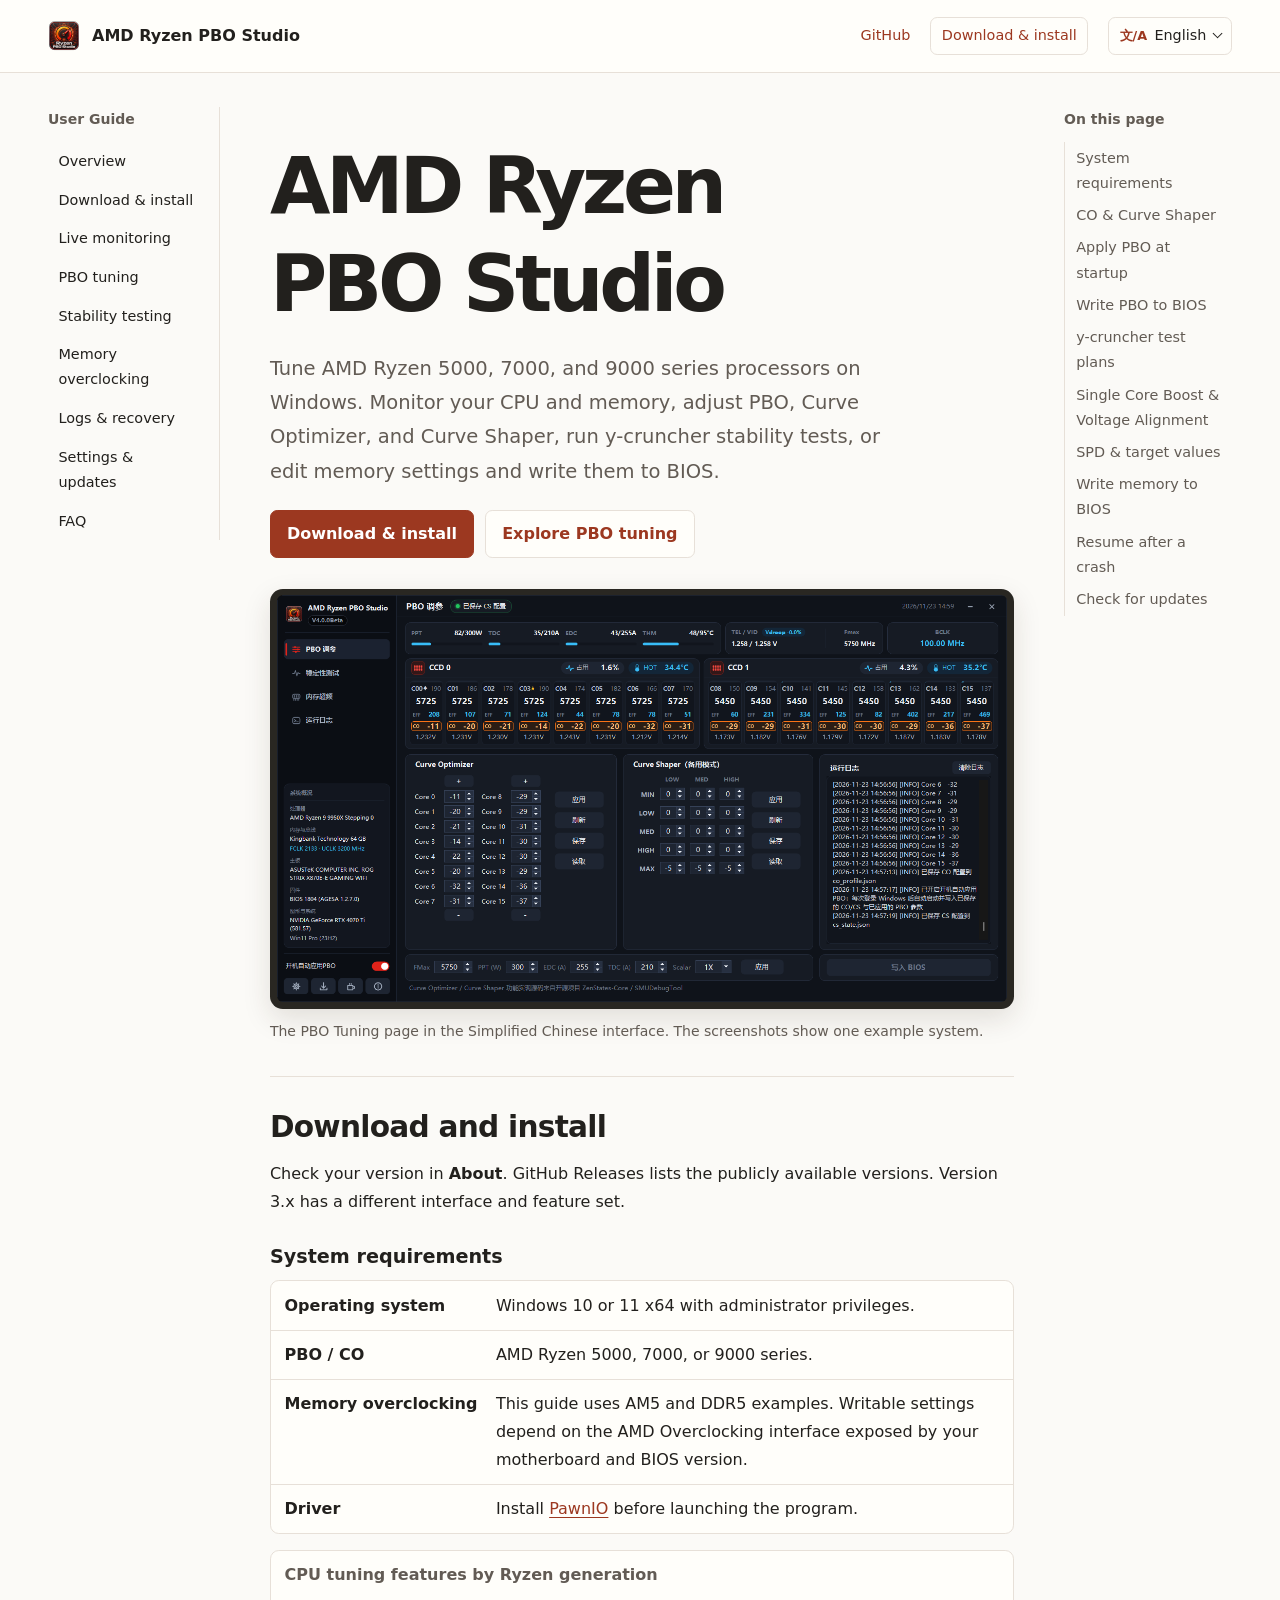
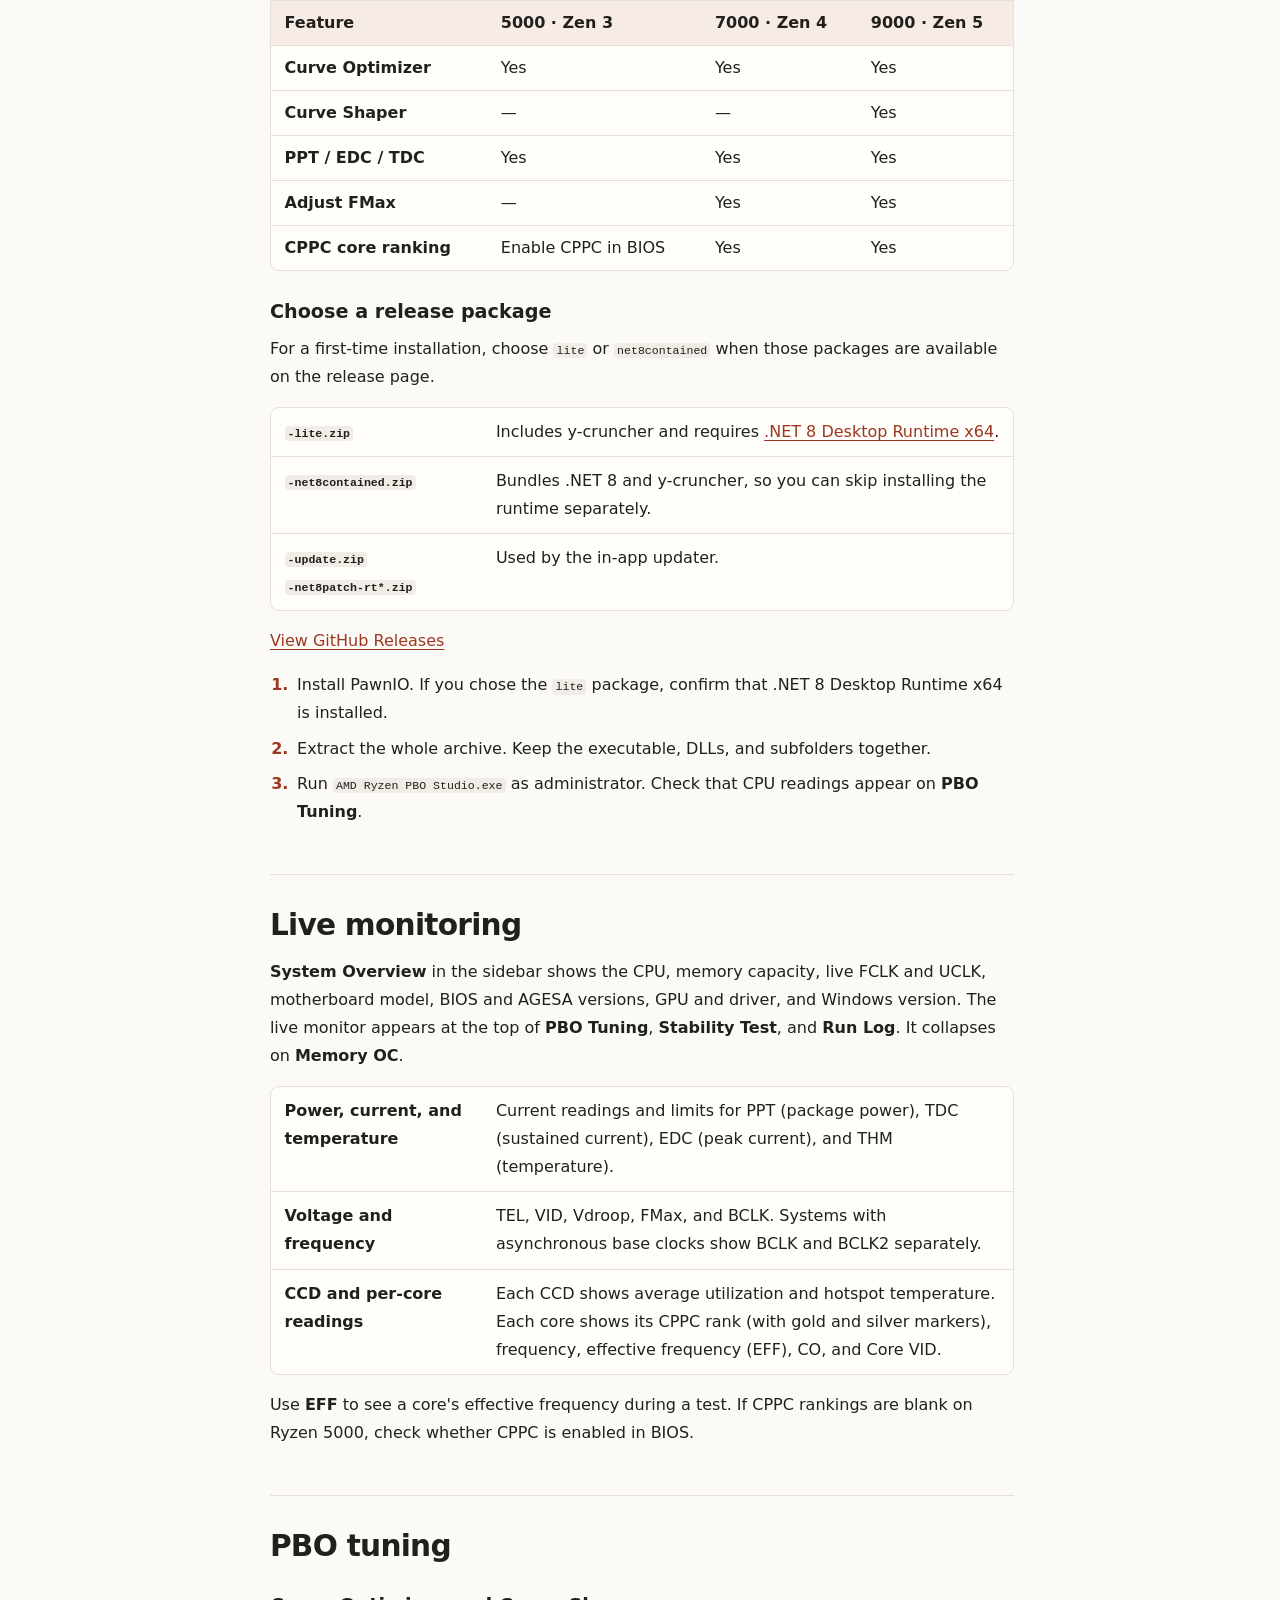
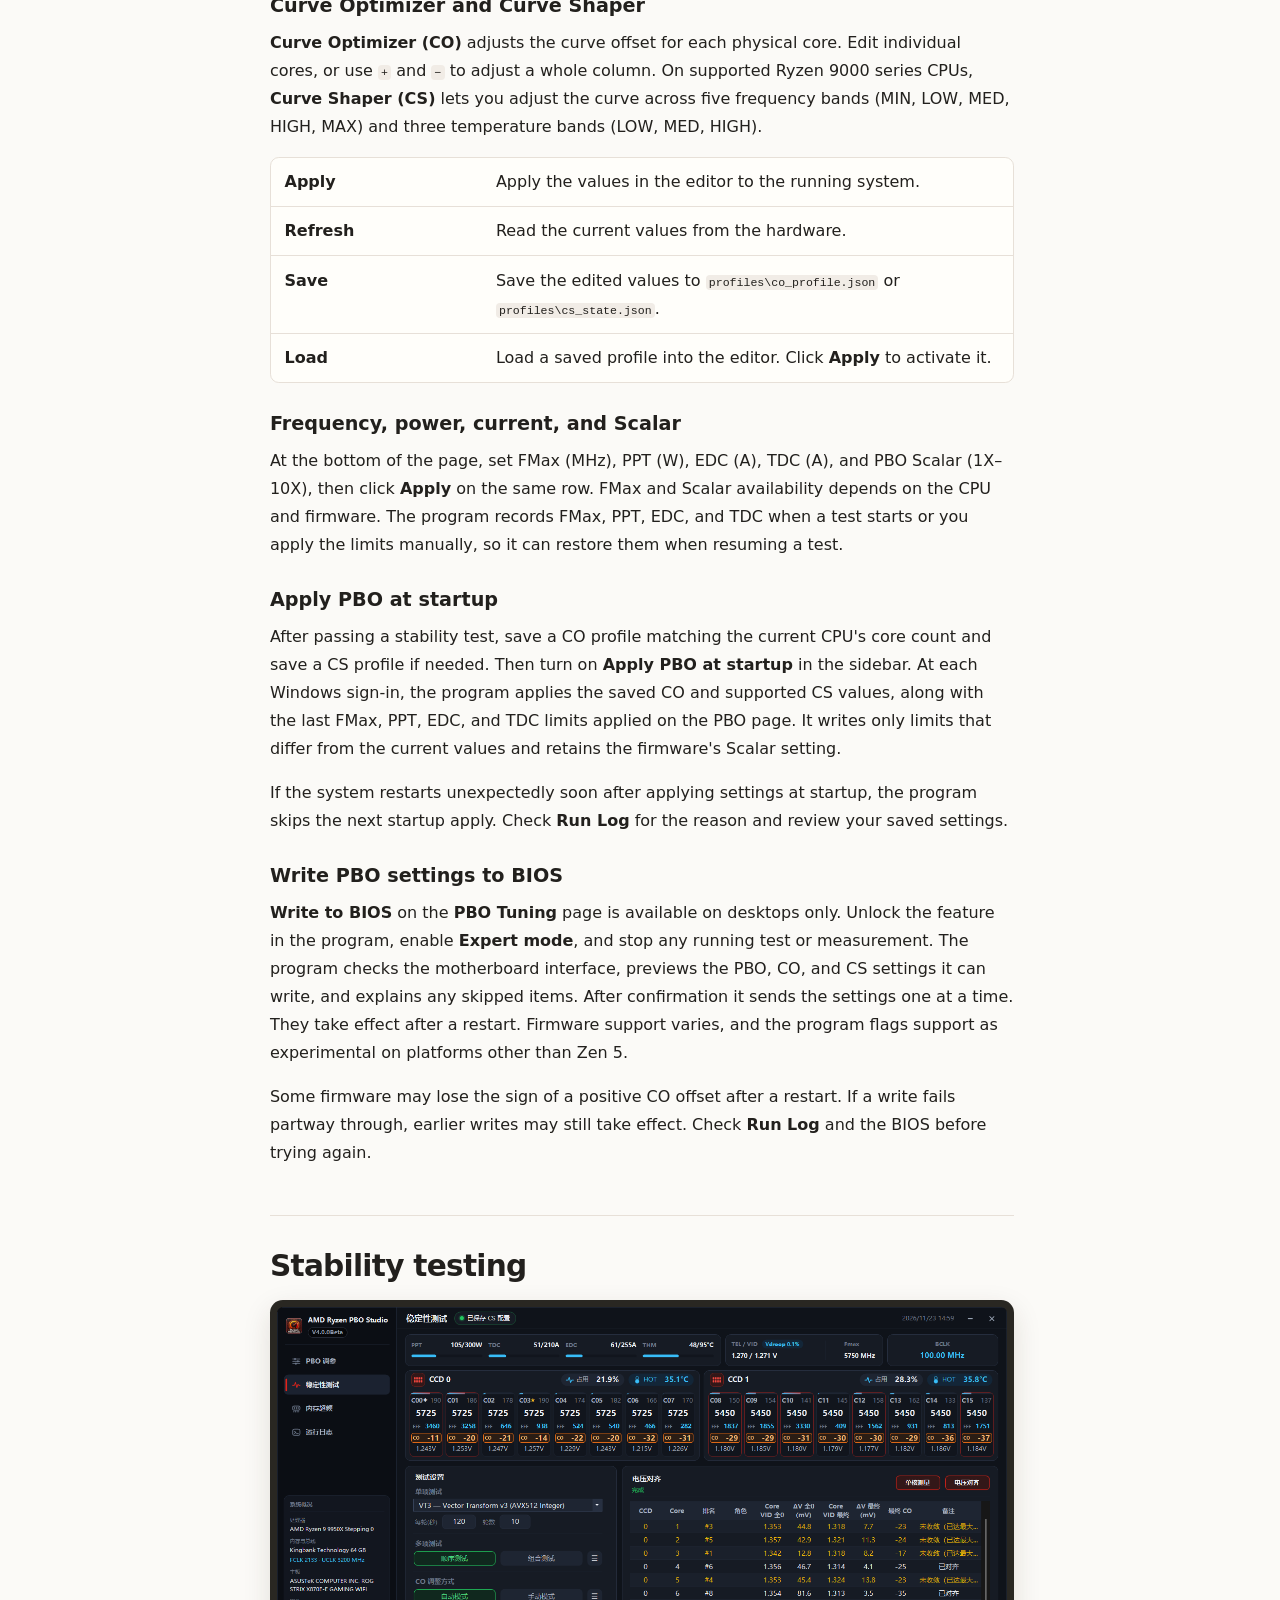
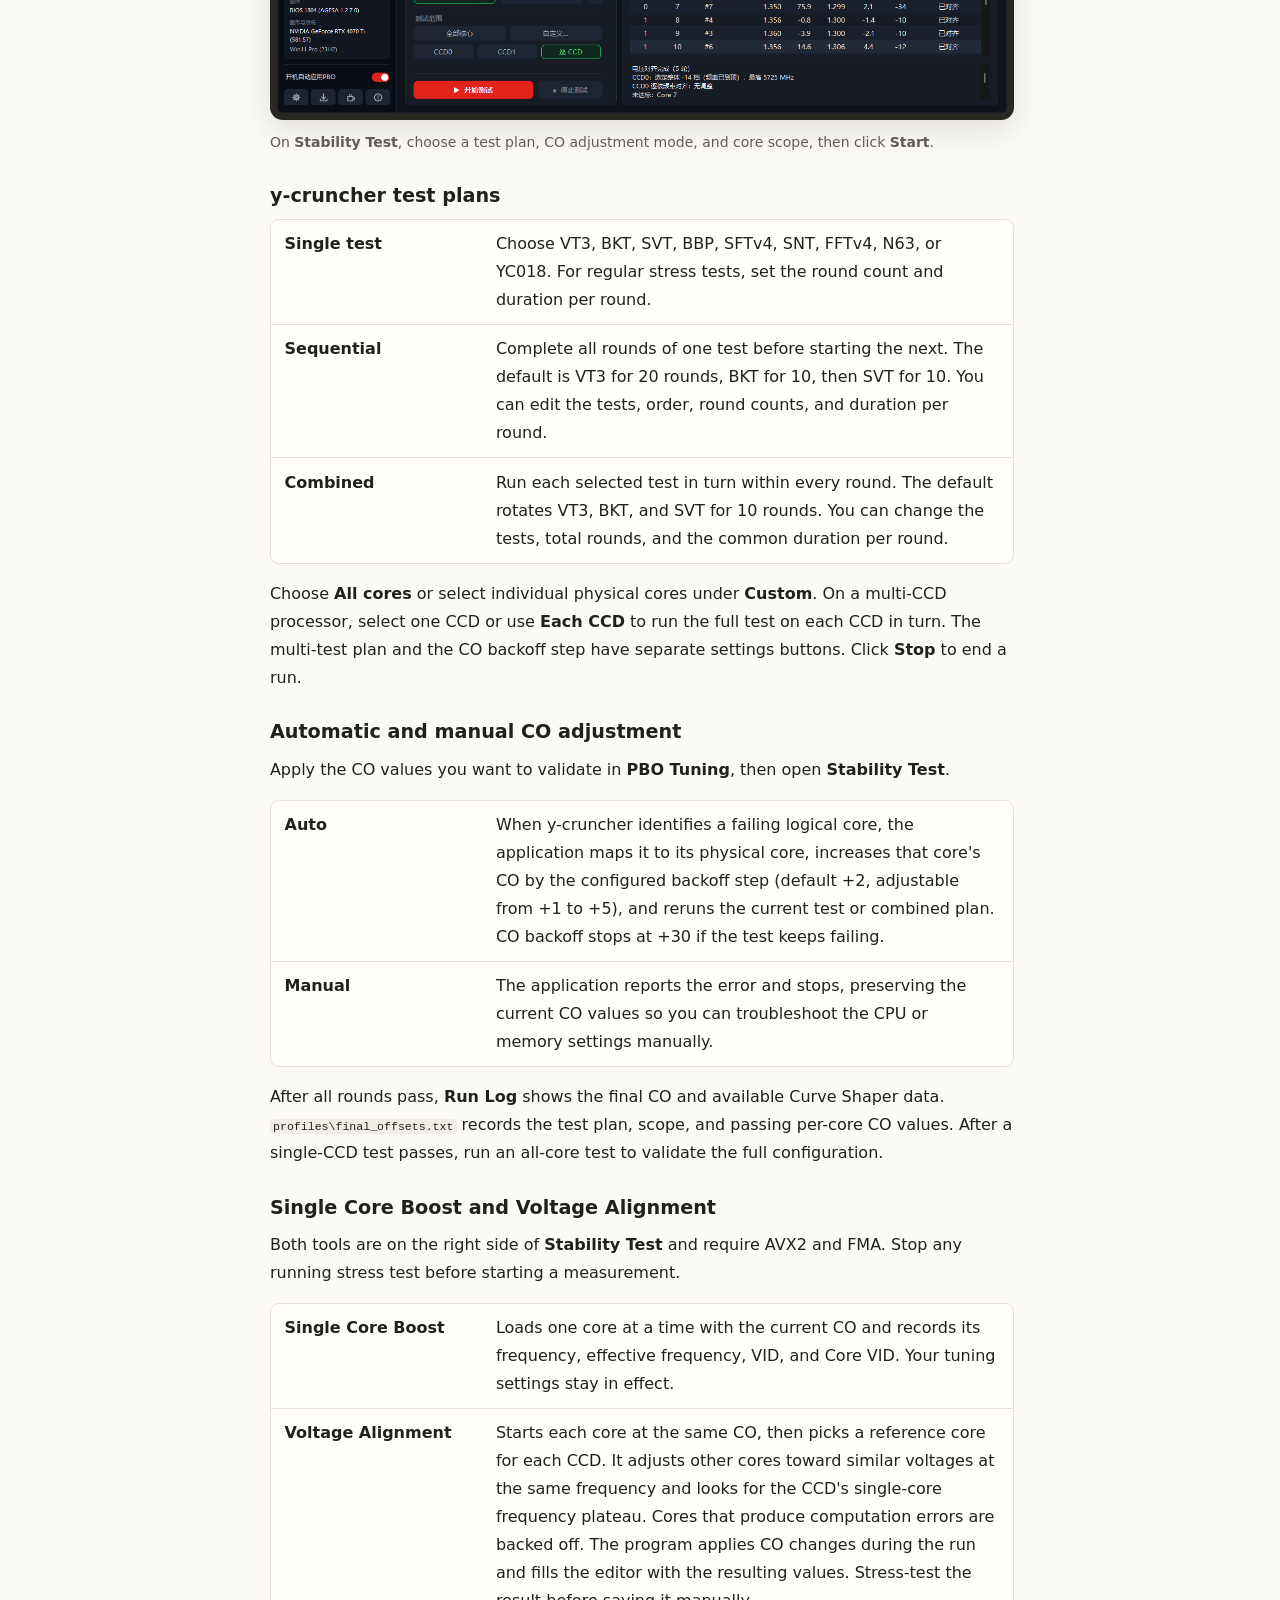
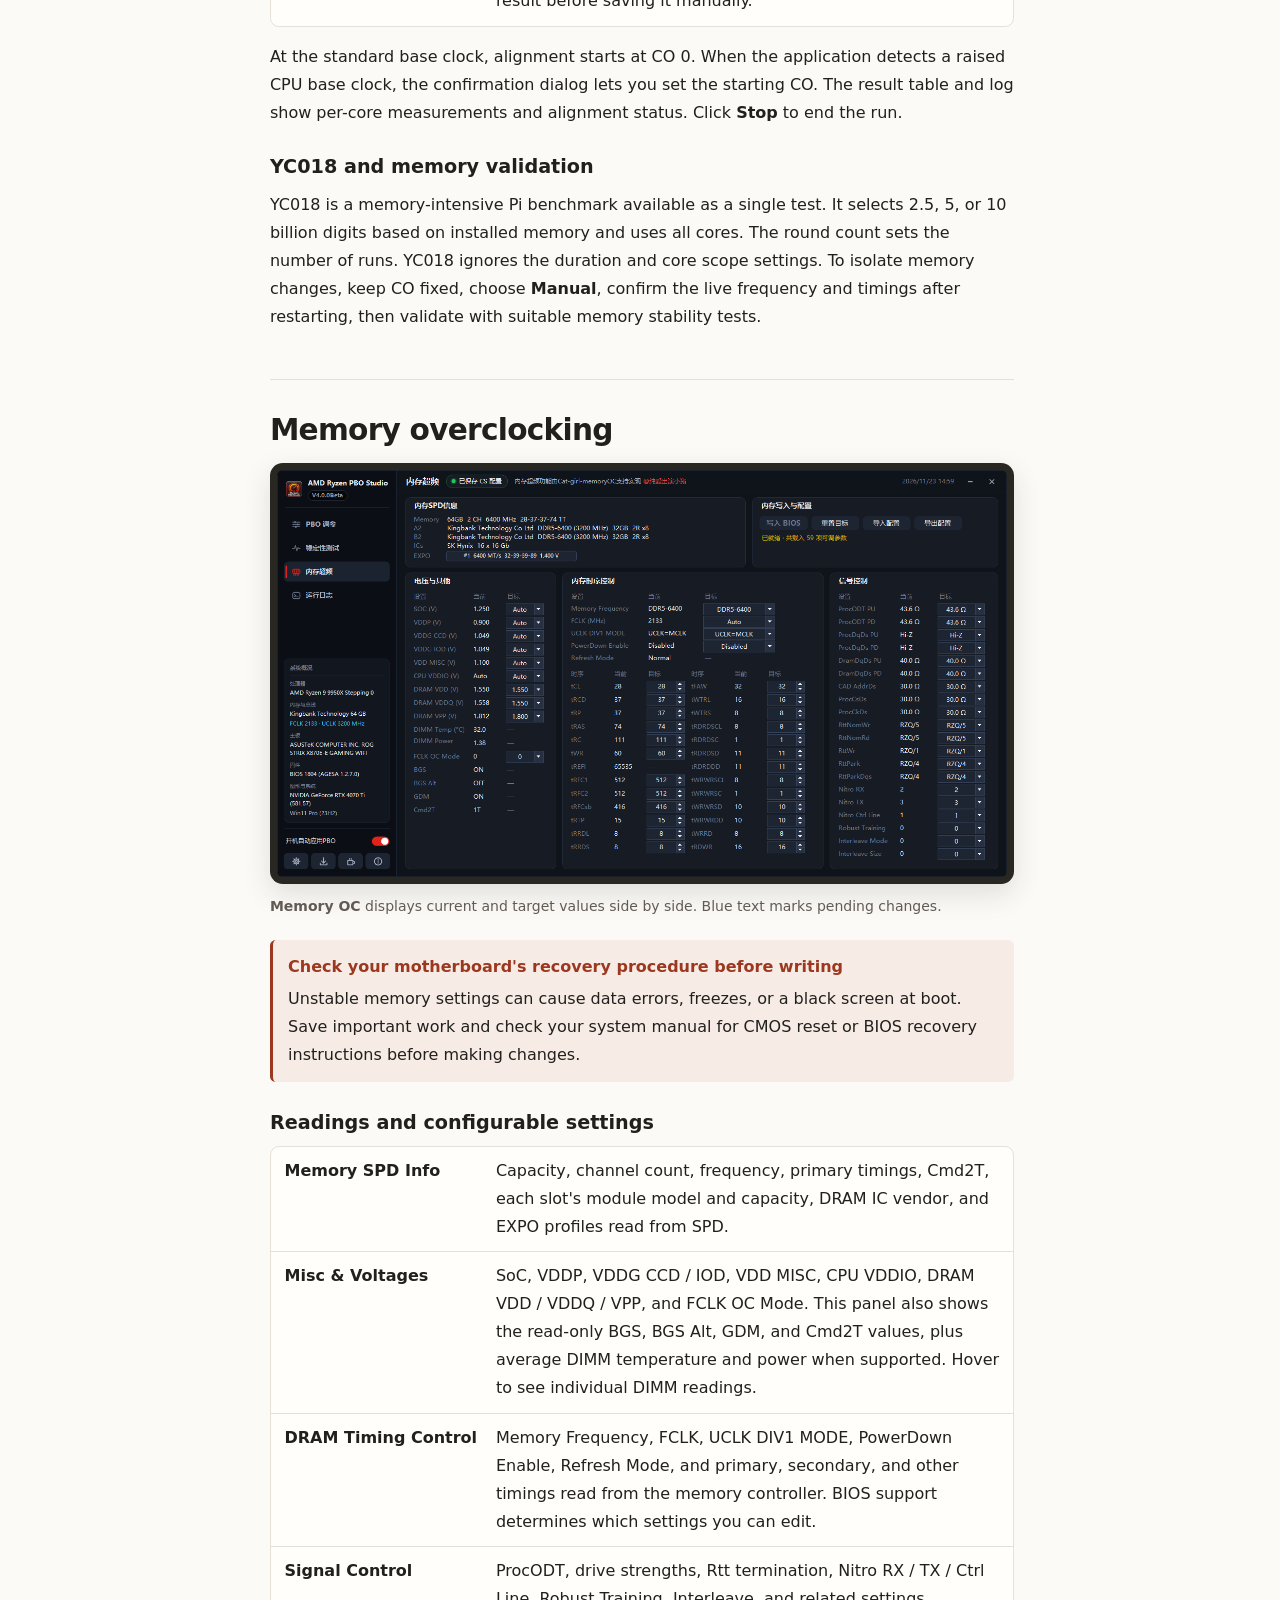
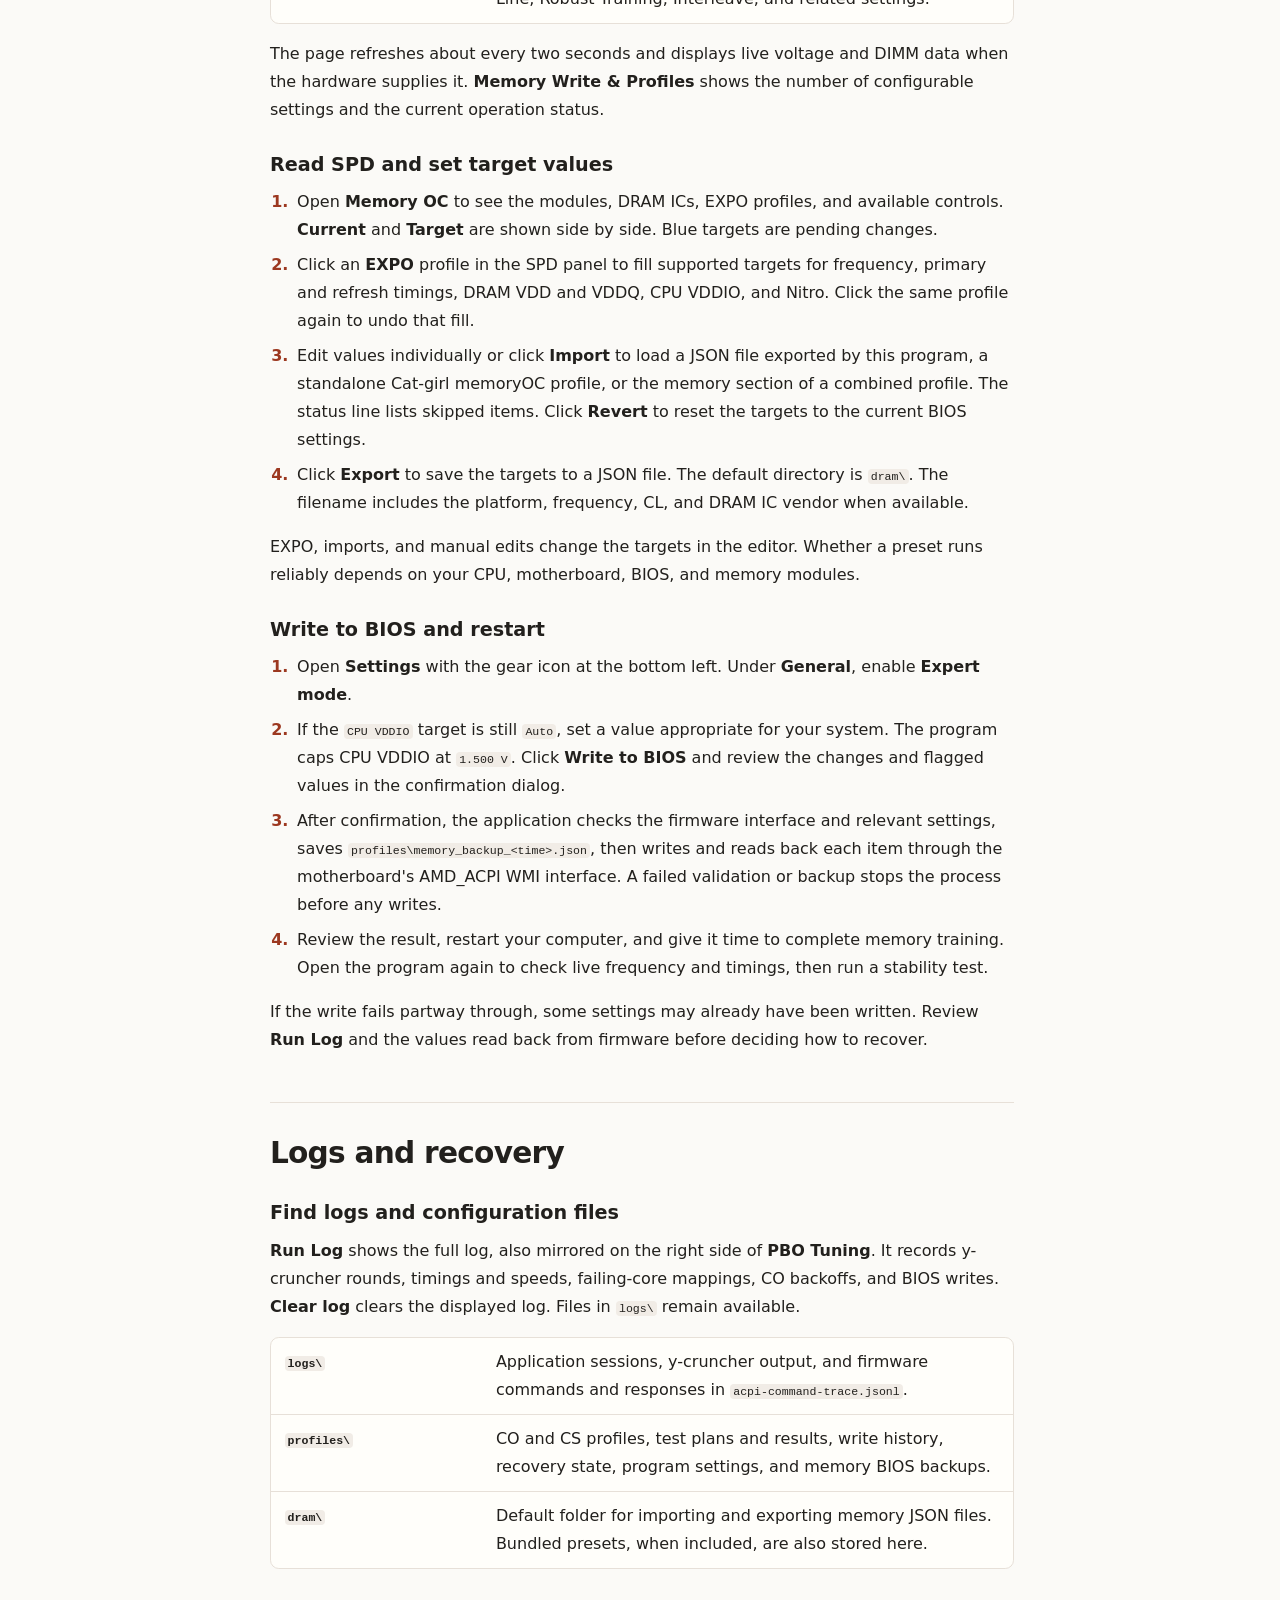
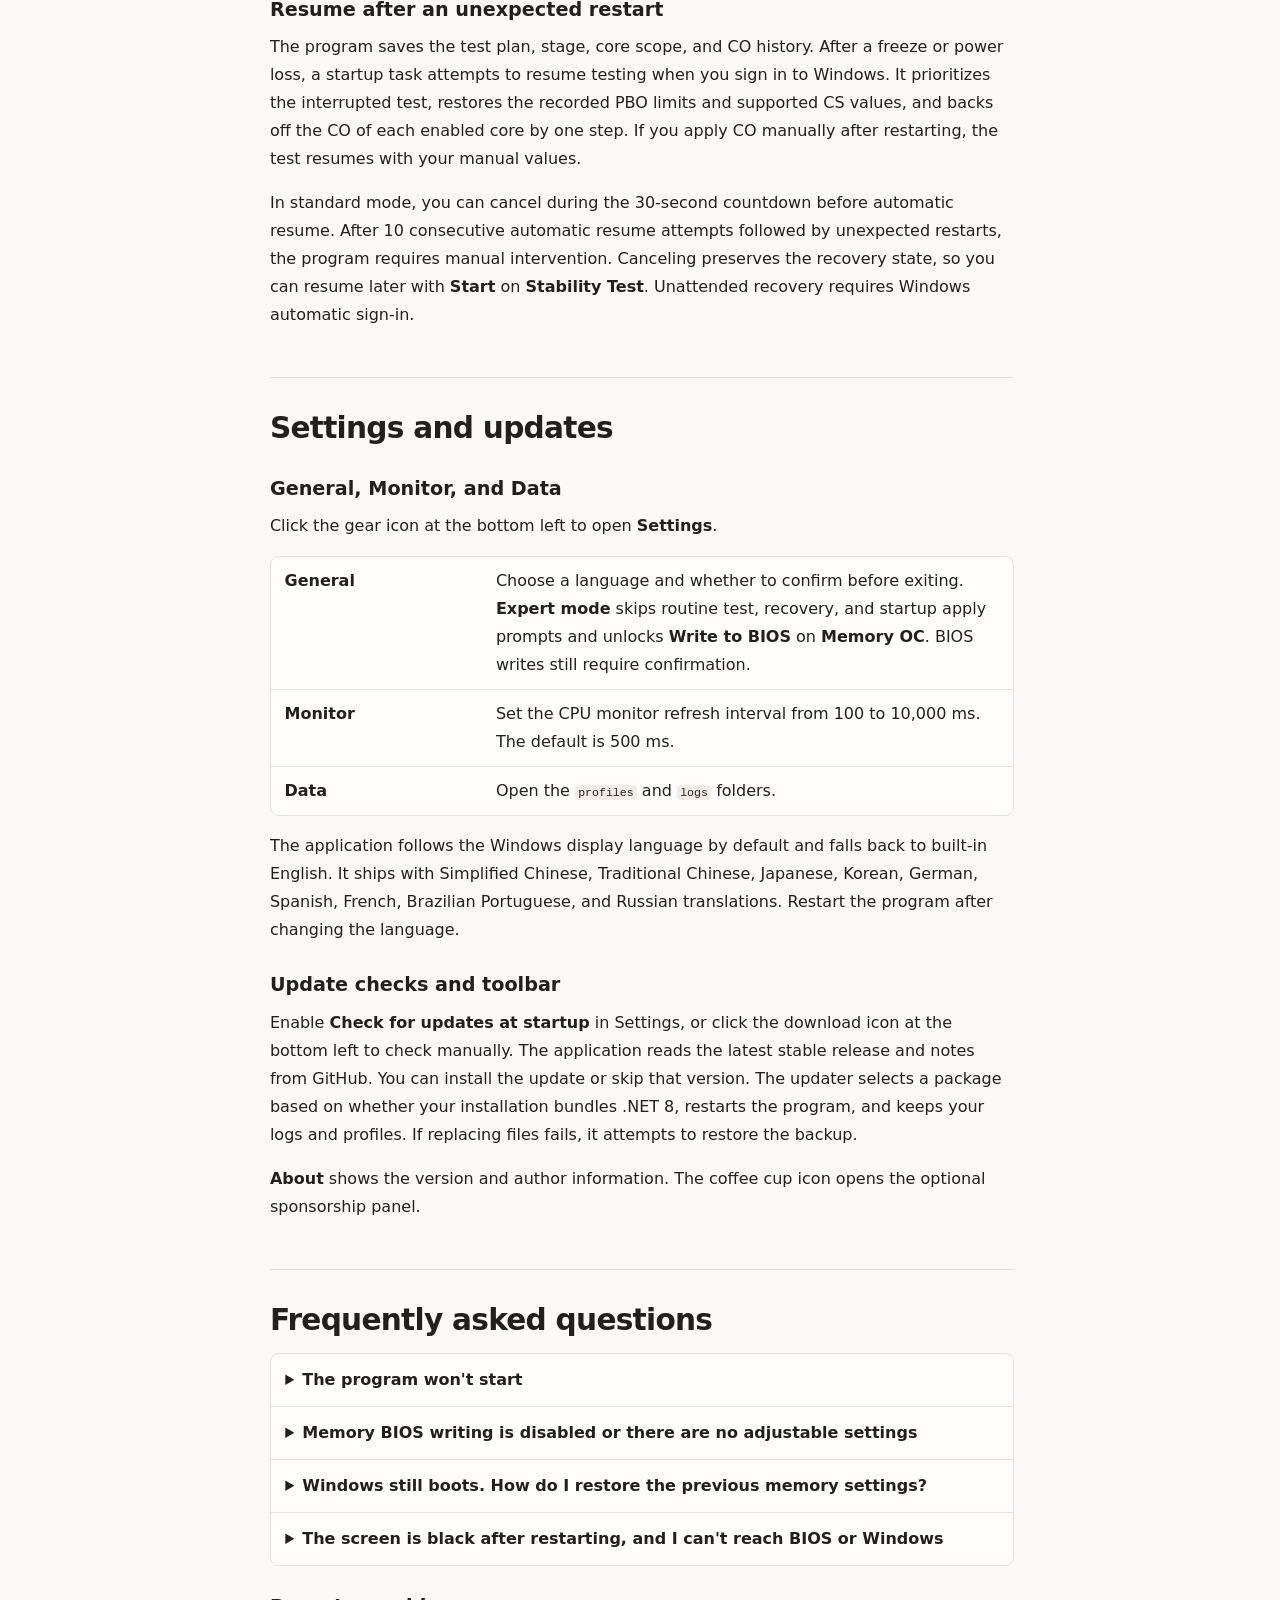
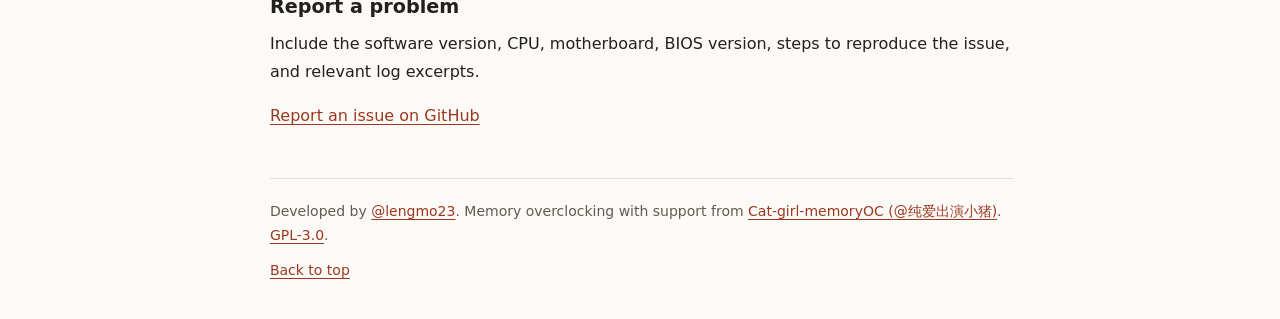
<file: en/index.html>
<!doctype html>
<html lang="en">
<head>
  <meta charset="utf-8">
  <meta name="viewport" content="width=device-width, initial-scale=1">
  <meta name="description" content="The AMD Ryzen PBO Studio user guide. Learn how to monitor Ryzen CPUs, tune PBO, CO and CS, run stability tests, overclock memory, and recover after a crash.">
  <meta name="theme-color" content="#f8f7f4">
  <title>AMD Ryzen PBO Studio · User Guide</title>
  <link rel="icon" href="../studio.ico">
  <link rel="stylesheet" href="../site.css">
  <link rel="alternate" hreflang="zh-CN" href="../">
  <script src="../language.js" defer></script>
</head>
<body id="top">
  <a class="skip" href="#main">Skip to content</a>
  <header class="site-header">
    <div class="header-inner">
      <a class="brand" href="./">
        <img class="brand-mark" src="../studio.ico" alt="" width="32" height="32">
        <span>AMD Ryzen PBO Studio</span>
      </a>
      <div class="header-links">
        <a href="https://github.com/lengmo23/RyzenPboStudio">GitHub</a>
        <a class="header-download" href="#install">Download &amp; install</a>
        <details class="language-picker">
          <summary aria-label="Documentation language, currently English">
            <span class="language-symbol" aria-hidden="true">文/A</span>
            <span>English</span>
          </summary>
          <div class="language-options">
            <a href="../" lang="zh-CN" hreflang="zh-CN">简体中文</a>
            <a href="./" lang="en" hreflang="en" aria-current="page">English</a>
          </div>
        </details>
      </div>
    </div>
  </header>

  <div class="layout">
    <aside class="sidebar">
      <p class="nav-label">User Guide</p>
      <nav aria-label="Guide navigation">
        <a href="#main">Overview</a>
        <a href="#install">Download &amp; install</a>
        <a href="#monitor">Live monitoring</a>
        <a href="#pbo">PBO tuning</a>
        <a href="#testing">Stability testing</a>
        <a href="#memory">Memory overclocking</a>
        <a href="#recovery">Logs &amp; recovery</a>
        <a href="#settings">Settings &amp; updates</a>
        <a href="#faq">FAQ</a>
      </nav>
    </aside>

    <main id="main" tabindex="-1">
      <section class="hero" aria-labelledby="title">
        <h1 id="title">AMD Ryzen<br>PBO Studio</h1>
        <p class="intro">Tune AMD Ryzen 5000, 7000, and 9000 series processors on Windows. Monitor your CPU and memory, adjust PBO, Curve Optimizer, and Curve Shaper, run y-cruncher stability tests, or edit memory settings and write them to BIOS.</p>
        <div class="hero-links">
          <a class="button primary" href="#install">Download &amp; install</a>
          <a class="button secondary" href="#pbo">Explore PBO tuning</a>
        </div>
      </section>

      <figure class="screenshot">
        <a href="../pbo-tuning.png" aria-label="View the full-size PBO Tuning screenshot">
          <img src="../pbo-tuning.png" alt="AMD Ryzen PBO Studio's PBO Tuning page, with live monitoring grouped by CCD above the CO, Curve Shaper, PBO settings, and run log panels." width="1420" height="790">
        </a>
        <figcaption>The PBO Tuning page in the Simplified Chinese interface. The screenshots show one example system.</figcaption>
      </figure>

      <section class="chapter" id="install" aria-labelledby="install-title">
        <h2 id="install-title">Download and install</h2>
        <p>Check your version in <strong>About</strong>. GitHub Releases lists the publicly available versions. Version 3.x has a different interface and feature set.</p>
        <h3 id="requirements">System requirements</h3>
        <dl class="specs">
          <div><dt>Operating system</dt><dd>Windows 10 or 11 x64 with administrator privileges.</dd></div>
          <div><dt>PBO / CO</dt><dd>AMD Ryzen 5000, 7000, or 9000 series.</dd></div>
          <div><dt>Memory overclocking</dt><dd>This guide uses AM5 and DDR5 examples. Writable settings depend on the AMD Overclocking interface exposed by your motherboard and BIOS version.</dd></div>
          <div><dt>Driver</dt><dd>Install <a href="https://pawnio.eu/">PawnIO</a> before launching the program.</dd></div>
        </dl>
        <div class="table-scroll" tabindex="0" role="region" aria-label="CPU feature support table">
          <table>
            <caption>CPU tuning features by Ryzen generation</caption>
            <thead>
              <tr><th scope="col">Feature</th><th scope="col">5000 · Zen 3</th><th scope="col">7000 · Zen 4</th><th scope="col">9000 · Zen 5</th></tr>
            </thead>
            <tbody>
              <tr><th scope="row">Curve Optimizer</th><td>Yes</td><td>Yes</td><td>Yes</td></tr>
              <tr><th scope="row">Curve Shaper</th><td>—</td><td>—</td><td>Yes</td></tr>
              <tr><th scope="row">PPT / EDC / TDC</th><td>Yes</td><td>Yes</td><td>Yes</td></tr>
              <tr><th scope="row">Adjust FMax</th><td>—</td><td>Yes</td><td>Yes</td></tr>
              <tr><th scope="row">CPPC core ranking</th><td>Enable CPPC in BIOS</td><td>Yes</td><td>Yes</td></tr>
            </tbody>
          </table>
        </div>

        <h3 id="package">Choose a release package</h3>
        <p>For a first-time installation, choose <code>lite</code> or <code>net8contained</code> when those packages are available on the release page.</p>
        <dl class="specs">
          <div><dt><code>-lite.zip</code></dt><dd>Includes y-cruncher and requires <a href="https://dotnet.microsoft.com/download/dotnet/8.0">.NET 8 Desktop Runtime x64</a>.</dd></div>
          <div><dt><code>-net8contained.zip</code></dt><dd>Bundles .NET 8 and y-cruncher, so you can skip installing the runtime separately.</dd></div>
          <div><dt><code>-update.zip</code><br><code>-net8patch-rt*.zip</code></dt><dd>Used by the in-app updater.</dd></div>
        </dl>
        <p><a href="https://github.com/lengmo23/RyzenPboStudio/releases">View GitHub Releases</a></p>
        <ol>
          <li>Install PawnIO. If you chose the <code>lite</code> package, confirm that .NET 8 Desktop Runtime x64 is installed.</li>
          <li>Extract the whole archive. Keep the executable, DLLs, and subfolders together.</li>
          <li>Run <code>AMD Ryzen PBO Studio.exe</code> as administrator. Check that CPU readings appear on <strong>PBO Tuning</strong>.</li>
        </ol>
      </section>

      <section class="chapter" id="monitor" aria-labelledby="monitor-title">
        <h2 id="monitor-title">Live monitoring</h2>
        <p><strong>System Overview</strong> in the sidebar shows the CPU, memory capacity, live FCLK and UCLK, motherboard model, BIOS and AGESA versions, GPU and driver, and Windows version. The live monitor appears at the top of <strong>PBO Tuning</strong>, <strong>Stability Test</strong>, and <strong>Run Log</strong>. It collapses on <strong>Memory OC</strong>.</p>
        <dl class="specs">
          <div><dt>Power, current, and temperature</dt><dd>Current readings and limits for PPT (package power), TDC (sustained current), EDC (peak current), and THM (temperature).</dd></div>
          <div><dt>Voltage and frequency</dt><dd>TEL, VID, Vdroop, FMax, and BCLK. Systems with asynchronous base clocks show BCLK and BCLK2 separately.</dd></div>
          <div><dt>CCD and per-core readings</dt><dd>Each CCD shows average utilization and hotspot temperature. Each core shows its CPPC rank (with gold and silver markers), frequency, effective frequency (EFF), CO, and Core VID.</dd></div>
        </dl>
        <p>Use <strong>EFF</strong> to see a core's effective frequency during a test. If CPPC rankings are blank on Ryzen 5000, check whether CPPC is enabled in BIOS.</p>
      </section>

      <section class="chapter" id="pbo" aria-labelledby="pbo-title">
        <h2 id="pbo-title">PBO tuning</h2>
        <h3 id="curves">Curve Optimizer and Curve Shaper</h3>
        <p><strong>Curve Optimizer (CO)</strong> adjusts the curve offset for each physical core. Edit individual cores, or use <code>+</code> and <code>−</code> to adjust a whole column. On supported Ryzen 9000 series CPUs, <strong>Curve Shaper (CS)</strong> lets you adjust the curve across five frequency bands (MIN, LOW, MED, HIGH, MAX) and three temperature bands (LOW, MED, HIGH).</p>
        <dl class="specs">
          <div><dt>Apply</dt><dd>Apply the values in the editor to the running system.</dd></div>
          <div><dt>Refresh</dt><dd>Read the current values from the hardware.</dd></div>
          <div><dt>Save</dt><dd>Save the edited values to <code>profiles\co_profile.json</code> or <code>profiles\cs_state.json</code>.</dd></div>
          <div><dt>Load</dt><dd>Load a saved profile into the editor. Click <strong>Apply</strong> to activate it.</dd></div>
        </dl>

        <h3 id="limits">Frequency, power, current, and Scalar</h3>
        <p>At the bottom of the page, set FMax (MHz), PPT (W), EDC (A), TDC (A), and PBO Scalar (1X–10X), then click <strong>Apply</strong> on the same row. FMax and Scalar availability depends on the CPU and firmware. The program records FMax, PPT, EDC, and TDC when a test starts or you apply the limits manually, so it can restore them when resuming a test.</p>

        <h3 id="boot-apply">Apply PBO at startup</h3>
        <p>After passing a stability test, save a CO profile matching the current CPU's core count and save a CS profile if needed. Then turn on <strong>Apply PBO at startup</strong> in the sidebar. At each Windows sign-in, the program applies the saved CO and supported CS values, along with the last FMax, PPT, EDC, and TDC limits applied on the PBO page. It writes only limits that differ from the current values and retains the firmware's Scalar setting.</p>
        <p>If the system restarts unexpectedly soon after applying settings at startup, the program skips the next startup apply. Check <strong>Run Log</strong> for the reason and review your saved settings.</p>

        <h3 id="pbo-bios">Write PBO settings to BIOS</h3>
        <p><strong>Write to BIOS</strong> on the <strong>PBO Tuning</strong> page is available on desktops only. Unlock the feature in the program, enable <strong>Expert mode</strong>, and stop any running test or measurement. The program checks the motherboard interface, previews the PBO, CO, and CS settings it can write, and explains any skipped items. After confirmation it sends the settings one at a time. They take effect after a restart. Firmware support varies, and the program flags support as experimental on platforms other than Zen 5.</p>
        <p>Some firmware may lose the sign of a positive CO offset after a restart. If a write fails partway through, earlier writes may still take effect. Check <strong>Run Log</strong> and the BIOS before trying again.</p>
      </section>

      <section class="chapter" id="testing" aria-labelledby="testing-title">
        <h2 id="testing-title">Stability testing</h2>
        <figure class="screenshot chapter-shot">
          <a href="../stability-test.png" aria-label="View the full-size Stability Test screenshot">
            <img src="../stability-test.png" alt="The Stability Test page shows test settings on the left and per-core voltage alignment results and a summary on the right." width="1420" height="790" loading="lazy">
          </a>
          <figcaption>On <strong>Stability Test</strong>, choose a test plan, CO adjustment mode, and core scope, then click <strong>Start</strong>.</figcaption>
        </figure>

        <h3 id="test-plans">y-cruncher test plans</h3>
        <dl class="specs">
          <div><dt>Single test</dt><dd>Choose VT3, BKT, SVT, BBP, SFTv4, SNT, FFTv4, N63, or YC018. For regular stress tests, set the round count and duration per round.</dd></div>
          <div><dt>Sequential</dt><dd>Complete all rounds of one test before starting the next. The default is VT3 for 20 rounds, BKT for 10, then SVT for 10. You can edit the tests, order, round counts, and duration per round.</dd></div>
          <div><dt>Combined</dt><dd>Run each selected test in turn within every round. The default rotates VT3, BKT, and SVT for 10 rounds. You can change the tests, total rounds, and the common duration per round.</dd></div>
        </dl>
        <p>Choose <strong>All cores</strong> or select individual physical cores under <strong>Custom</strong>. On a multi-CCD processor, select one CCD or use <strong>Each CCD</strong> to run the full test on each CCD in turn. The multi-test plan and the CO backoff step have separate settings buttons. Click <strong>Stop</strong> to end a run.</p>

        <h3 id="co">Automatic and manual CO adjustment</h3>
        <p>Apply the CO values you want to validate in <strong>PBO Tuning</strong>, then open <strong>Stability Test</strong>.</p>
        <dl class="specs">
          <div><dt>Auto</dt><dd>When y-cruncher identifies a failing logical core, the application maps it to its physical core, increases that core's CO by the configured backoff step (default +2, adjustable from +1 to +5), and reruns the current test or combined plan. CO backoff stops at +30 if the test keeps failing.</dd></div>
          <div><dt>Manual</dt><dd>The application reports the error and stops, preserving the current CO values so you can troubleshoot the CPU or memory settings manually.</dd></div>
        </dl>
        <p>After all rounds pass, <strong>Run Log</strong> shows the final CO and available Curve Shaper data. <code>profiles\final_offsets.txt</code> records the test plan, scope, and passing per-core CO values. After a single-CCD test passes, run an all-core test to validate the full configuration.</p>

        <h3 id="measure">Single Core Boost and Voltage Alignment</h3>
        <p>Both tools are on the right side of <strong>Stability Test</strong> and require AVX2 and FMA. Stop any running stress test before starting a measurement.</p>
        <dl class="specs">
          <div><dt>Single Core Boost</dt><dd>Loads one core at a time with the current CO and records its frequency, effective frequency, VID, and Core VID. Your tuning settings stay in effect.</dd></div>
          <div><dt>Voltage Alignment</dt><dd>Starts each core at the same CO, then picks a reference core for each CCD. It adjusts other cores toward similar voltages at the same frequency and looks for the CCD's single-core frequency plateau. Cores that produce computation errors are backed off. The program applies CO changes during the run and fills the editor with the resulting values. Stress-test the result before saving it manually.</dd></div>
        </dl>
        <p>At the standard base clock, alignment starts at CO 0. When the application detects a raised CPU base clock, the confirmation dialog lets you set the starting CO. The result table and log show per-core measurements and alignment status. Click <strong>Stop</strong> to end the run.</p>

        <h3 id="memory-test">YC018 and memory validation</h3>
        <p>YC018 is a memory-intensive Pi benchmark available as a single test. It selects 2.5, 5, or 10 billion digits based on installed memory and uses all cores. The round count sets the number of runs. YC018 ignores the duration and core scope settings. To isolate memory changes, keep CO fixed, choose <strong>Manual</strong>, confirm the live frequency and timings after restarting, then validate with suitable memory stability tests.</p>
      </section>

      <section class="chapter" id="memory" aria-labelledby="memory-title">
        <h2 id="memory-title">Memory overclocking</h2>
        <figure class="screenshot chapter-shot">
          <a href="../memory-oc.png" aria-label="View the full-size Memory OC screenshot">
            <img src="../memory-oc.png" alt="The Memory OC page shows SPD information and profile controls above the voltage, DRAM timing, and signal control panels." width="1420" height="790" loading="lazy">
          </a>
          <figcaption><strong>Memory OC</strong> displays current and target values side by side. Blue text marks pending changes.</figcaption>
        </figure>
        <aside class="notice">
          <strong>Check your motherboard's recovery procedure before writing</strong>
          <p>Unstable memory settings can cause data errors, freezes, or a black screen at boot. Save important work and check your system manual for CMOS reset or BIOS recovery instructions before making changes.</p>
        </aside>

        <h3 id="memory-readings">Readings and configurable settings</h3>
        <dl class="specs">
          <div><dt>Memory SPD Info</dt><dd>Capacity, channel count, frequency, primary timings, Cmd2T, each slot's module model and capacity, DRAM IC vendor, and EXPO profiles read from SPD.</dd></div>
          <div><dt>Misc &amp; Voltages</dt><dd>SoC, VDDP, VDDG CCD / IOD, VDD MISC, CPU VDDIO, DRAM VDD / VDDQ / VPP, and FCLK OC Mode. This panel also shows the read-only BGS, BGS Alt, GDM, and Cmd2T values, plus average DIMM temperature and power when supported. Hover to see individual DIMM readings.</dd></div>
          <div><dt>DRAM Timing Control</dt><dd>Memory Frequency, FCLK, UCLK DIV1 MODE, PowerDown Enable, Refresh Mode, and primary, secondary, and other timings read from the memory controller. BIOS support determines which settings you can edit.</dd></div>
          <div><dt>Signal Control</dt><dd>ProcODT, drive strengths, Rtt termination, Nitro RX / TX / Ctrl Line, Robust Training, Interleave, and related settings.</dd></div>
        </dl>
        <p>The page refreshes about every two seconds and displays live voltage and DIMM data when the hardware supplies it. <strong>Memory Write &amp; Profiles</strong> shows the number of configurable settings and the current operation status.</p>

        <h3 id="targets">Read SPD and set target values</h3>
        <ol>
          <li>Open <strong>Memory OC</strong> to see the modules, DRAM ICs, EXPO profiles, and available controls. <strong>Current</strong> and <strong>Target</strong> are shown side by side. Blue targets are pending changes.</li>
          <li>Click an <strong>EXPO</strong> profile in the SPD panel to fill supported targets for frequency, primary and refresh timings, DRAM VDD and VDDQ, CPU VDDIO, and Nitro. Click the same profile again to undo that fill.</li>
          <li>Edit values individually or click <strong>Import</strong> to load a JSON file exported by this program, a standalone Cat-girl memoryOC profile, or the memory section of a combined profile. The status line lists skipped items. Click <strong>Revert</strong> to reset the targets to the current BIOS settings.</li>
          <li>Click <strong>Export</strong> to save the targets to a JSON file. The default directory is <code>dram\</code>. The filename includes the platform, frequency, CL, and DRAM IC vendor when available.</li>
        </ol>
        <p>EXPO, imports, and manual edits change the targets in the editor. Whether a preset runs reliably depends on your CPU, motherboard, BIOS, and memory modules.</p>

        <h3 id="write">Write to BIOS and restart</h3>
        <ol>
          <li>Open <strong>Settings</strong> with the gear icon at the bottom left. Under <strong>General</strong>, enable <strong>Expert mode</strong>.</li>
          <li>If the <code>CPU VDDIO</code> target is still <code>Auto</code>, set a value appropriate for your system. The program caps CPU VDDIO at <code>1.500 V</code>. Click <strong>Write to BIOS</strong> and review the changes and flagged values in the confirmation dialog.</li>
          <li>After confirmation, the application checks the firmware interface and relevant settings, saves <code>profiles\memory_backup_&lt;time&gt;.json</code>, then writes and reads back each item through the motherboard's AMD_ACPI WMI interface. A failed validation or backup stops the process before any writes.</li>
          <li>Review the result, restart your computer, and give it time to complete memory training. Open the program again to check live frequency and timings, then run a stability test.</li>
        </ol>
        <p>If the write fails partway through, some settings may already have been written. Review <strong>Run Log</strong> and the values read back from firmware before deciding how to recover.</p>
      </section>

      <section class="chapter" id="recovery" aria-labelledby="recovery-title">
        <h2 id="recovery-title">Logs and recovery</h2>
        <h3 id="logs">Find logs and configuration files</h3>
        <p><strong>Run Log</strong> shows the full log, also mirrored on the right side of <strong>PBO Tuning</strong>. It records y-cruncher rounds, timings and speeds, failing-core mappings, CO backoffs, and BIOS writes. <strong>Clear log</strong> clears the displayed log. Files in <code>logs\</code> remain available.</p>
        <dl class="specs">
          <div><dt><code>logs\</code></dt><dd>Application sessions, y-cruncher output, and firmware commands and responses in <code>acpi-command-trace.jsonl</code>.</dd></div>
          <div><dt><code>profiles\</code></dt><dd>CO and CS profiles, test plans and results, write history, recovery state, program settings, and memory BIOS backups.</dd></div>
          <div><dt><code>dram\</code></dt><dd>Default folder for importing and exporting memory JSON files. Bundled presets, when included, are also stored here.</dd></div>
        </dl>

        <h3 id="resume">Resume after an unexpected restart</h3>
        <p>The program saves the test plan, stage, core scope, and CO history. After a freeze or power loss, a startup task attempts to resume testing when you sign in to Windows. It prioritizes the interrupted test, restores the recorded PBO limits and supported CS values, and backs off the CO of each enabled core by one step. If you apply CO manually after restarting, the test resumes with your manual values.</p>
        <p>In standard mode, you can cancel during the 30-second countdown before automatic resume. After 10 consecutive automatic resume attempts followed by unexpected restarts, the program requires manual intervention. Canceling preserves the recovery state, so you can resume later with <strong>Start</strong> on <strong>Stability Test</strong>. Unattended recovery requires Windows automatic sign-in.</p>
      </section>

      <section class="chapter" id="settings" aria-labelledby="settings-title">
        <h2 id="settings-title">Settings and updates</h2>
        <h3 id="preferences">General, Monitor, and Data</h3>
        <p>Click the gear icon at the bottom left to open <strong>Settings</strong>.</p>
        <dl class="specs">
          <div><dt>General</dt><dd>Choose a language and whether to confirm before exiting. <strong>Expert mode</strong> skips routine test, recovery, and startup apply prompts and unlocks <strong>Write to BIOS</strong> on <strong>Memory OC</strong>. BIOS writes still require confirmation.</dd></div>
          <div><dt>Monitor</dt><dd>Set the CPU monitor refresh interval from 100 to 10,000 ms. The default is 500 ms.</dd></div>
          <div><dt>Data</dt><dd>Open the <code>profiles</code> and <code>logs</code> folders.</dd></div>
        </dl>
        <p>The application follows the Windows display language by default and falls back to built-in English. It ships with Simplified Chinese, Traditional Chinese, Japanese, Korean, German, Spanish, French, Brazilian Portuguese, and Russian translations. Restart the program after changing the language.</p>

        <h3 id="updates">Update checks and toolbar</h3>
        <p>Enable <strong>Check for updates at startup</strong> in Settings, or click the download icon at the bottom left to check manually. The application reads the latest stable release and notes from GitHub. You can install the update or skip that version. The updater selects a package based on whether your installation bundles .NET 8, restarts the program, and keeps your logs and profiles. If replacing files fails, it attempts to restore the backup.</p>
        <p><strong>About</strong> shows the version and author information. The coffee cup icon opens the optional sponsorship panel.</p>
      </section>

      <section class="chapter" id="faq" aria-labelledby="faq-title">
        <h2 id="faq-title">Frequently asked questions</h2>
        <div class="faq">
          <details>
            <summary>The program won't start</summary>
            <p>Confirm you use Windows x64, have installed PawnIO, and are running as administrator. For <code>lite</code>, check that you installed .NET 8 <strong>Desktop Runtime x64</strong>. If a DLL is missing, extract the entire package again.</p>
          </details>
          <details>
            <summary>Memory BIOS writing is disabled or there are no adjustable settings</summary>
            <p>Enable <strong>Expert mode</strong> first. If there are still no adjustable settings, check the status line and firmware detection entries in <strong>Run Log</strong>. Check your motherboard model and BIOS version, since writable settings vary by firmware.</p>
          </details>
          <details>
            <summary>Windows still boots. How do I restore the previous memory settings?</summary>
            <p>Click <strong>Import</strong> and select <code>profiles\memory_backup_*.json</code>. Review the values that can be restored, write them, and restart. To return a setting you wrote manually to <code>Auto</code>, make the change in your motherboard's BIOS.</p>
          </details>
          <details>
            <summary>The screen is black after restarting, and I can't reach BIOS or Windows</summary>
            <p>Allow the time your motherboard manual specifies for memory training. If the system still cannot complete its power-on self-test, follow the motherboard or system manufacturer's instructions to clear CMOS or restore BIOS defaults. For laptops without an external reset option, consult the service manual or contact the manufacturer. Recovery through the program requires Windows to boot.</p>
          </details>
        </div>

        <h3 id="feedback">Report a problem</h3>
        <p>Include the software version, CPU, motherboard, BIOS version, steps to reproduce the issue, and relevant log excerpts.</p>
        <p><a href="https://github.com/lengmo23/RyzenPboStudio/issues">Report an issue on GitHub</a></p>
      </section>

      <footer class="footer">
        <p>Developed by <a href="https://github.com/lengmo23">@lengmo23</a>. Memory overclocking with support from <a href="https://v.douyin.com/yMpmAidKqdY/">Cat-girl-memoryOC (<span lang="zh-CN">@纯爱出演小猪</span>)</a>. <a href="https://github.com/lengmo23/RyzenPboStudio/blob/main/LICENSE">GPL-3.0</a>.</p>
        <a href="#top">Back to top</a>
      </footer>
    </main>

    <aside class="on-page">
      <p class="nav-label">On this page</p>
      <nav aria-label="On this page">
        <a href="#requirements">System requirements</a>
        <a href="#curves">CO &amp; Curve Shaper</a>
        <a href="#boot-apply">Apply PBO at startup</a>
        <a href="#pbo-bios">Write PBO to BIOS</a>
        <a href="#test-plans">y-cruncher test plans</a>
        <a href="#measure">Single Core Boost &amp; Voltage Alignment</a>
        <a href="#targets">SPD &amp; target values</a>
        <a href="#write">Write memory to BIOS</a>
        <a href="#resume">Resume after a crash</a>
        <a href="#updates">Check for updates</a>
      </nav>
    </aside>
  </div>
</body>
</html>
</file>
<file: site.css>
:root {
  color-scheme: light;
  --bg: #fbfaf7;
  --surface: #fffefa;
  --ink: #22201d;
  --muted: #625b54;
  --accent: #9c3820;
  --accent-hover: #792916;
  --tint: #f7ece5;
  --rule: #e7e0d8;
  --header-height: 4.5rem;
  font-family: "Segoe UI", "Microsoft YaHei UI", "PingFang SC", system-ui, sans-serif;
}

* { box-sizing: border-box; }
html { scroll-padding-top: calc(var(--header-height) + 1.25rem); }
body { margin: 0; background: var(--bg); color: var(--ink); line-height: 1.75; }
a { color: var(--accent); text-underline-offset: .18em; }
a:hover { color: var(--accent-hover); }
:focus-visible { outline: 2px solid var(--accent); outline-offset: 4px; }
.skip { position: fixed; left: 1rem; top: -4rem; z-index: 3; padding: .5rem 1rem; background: var(--surface); }
.skip:focus { top: .5rem; }

.site-header {
  position: sticky;
  top: 0;
  z-index: 2;
  background: var(--surface);
  border-bottom: 1px solid var(--rule);
}
.header-inner {
  max-width: 91rem;
  min-height: var(--header-height);
  padding: .65rem clamp(1rem, 4vw, 3rem);
  margin: auto;
  display: flex;
  align-items: center;
  justify-content: space-between;
  gap: 1rem;
}
.brand, .header-links { display: flex; align-items: center; gap: .75rem; }
.brand { color: var(--ink); text-decoration: none; font-weight: 750; line-height: 1.2; }
.brand-mark {
  flex: 0 0 2rem;
  border-radius: .45rem;
}
.header-links { gap: 1.25rem; font-size: .9rem; white-space: nowrap; }
.header-links a { text-decoration: none; }
.header-download { border: 1px solid var(--rule); border-radius: .45rem; padding: .35rem .65rem; }
.language-picker { position: relative; }
.language-picker summary {
  display: flex;
  align-items: center;
  gap: .45rem;
  padding: .35rem .65rem;
  border: 1px solid var(--rule);
  border-radius: .45rem;
  list-style: none;
  color: var(--ink);
  cursor: pointer;
}
.language-picker summary::-webkit-details-marker { display: none; }
.language-picker summary::after {
  content: "";
  width: .38rem;
  height: .38rem;
  border-right: 1px solid currentColor;
  border-bottom: 1px solid currentColor;
  transform: translateY(-.13rem) rotate(45deg);
}
.language-picker summary:hover, .language-picker[open] summary { background: var(--tint); }
.language-symbol { color: var(--accent); font-size: .8rem; font-weight: 750; }
.language-options {
  position: absolute;
  top: calc(100% + .45rem);
  right: 0;
  min-width: 9rem;
  padding: .3rem;
  border: 1px solid var(--rule);
  border-radius: .5rem;
  background: var(--surface);
  box-shadow: 0 8px 22px #33241621;
}
.language-options a { display: block; padding: .35rem .6rem; border-radius: .3rem; color: var(--ink); }
.language-options a:hover, .language-options a[aria-current="page"] { background: var(--tint); color: var(--accent); }
.language-options a[aria-current="page"] { font-weight: 700; }

.layout {
  display: grid;
  grid-template-columns: 10.75rem minmax(0, 1fr) 10.5rem;
  gap: clamp(1.4rem, 3.9vw, 3.5rem);
  max-width: 91rem;
  margin: auto;
  padding: 0 clamp(1rem, 4vw, 3rem);
}
.sidebar, .on-page {
  position: sticky;
  top: calc(var(--header-height) + 2.1rem);
  align-self: start;
  max-height: calc(100vh - var(--header-height) - 3rem);
  overflow-y: auto;
  margin-top: 2.1rem;
}
.sidebar { border-right: 1px solid var(--rule); padding: 0 .8rem 0 0; }
.nav-label { margin: 0 0 .7rem; color: var(--muted); font-size: .875rem; font-weight: 700; }
nav a { display: block; text-decoration: none; font-size: .9rem; }
.sidebar nav a { color: var(--ink); padding: .42rem .65rem; border-radius: .4rem; }
.sidebar nav a:hover, .sidebar nav a:focus-visible { background: var(--tint); color: var(--accent); }
.on-page nav { border-left: 1px solid var(--rule); }
.on-page a { color: var(--muted); padding: .22rem .7rem; }
.on-page a:hover { color: var(--accent); }
main { min-width: 0; }
main:focus { outline: none; }

.hero { padding: clamp(2.15rem, 5vw, 4.25rem) 0 1.9rem; }
h1, h2, h3 { line-height: 1.26; }
h1 { margin: 0; font-size: clamp(2.65rem, 6.1vw, 5.65rem); letter-spacing: -.055em; font-weight: 800; }
.intro { max-width: 39rem; margin: 1.15rem 0 1.35rem; font-size: clamp(1rem, 1.65vw, 1.22rem); color: var(--muted); }
.hero-links { display: flex; gap: .7rem; flex-wrap: wrap; }
.button { display: inline-block; padding: .56rem 1rem; border: 1px solid var(--rule); border-radius: .45rem; font-weight: 650; text-decoration: none; }
.primary { color: white; background: var(--accent); border-color: var(--accent); }
.primary:hover { color: white; background: var(--accent-hover); }
.secondary { background: var(--surface); }
.secondary:hover { background: var(--tint); }
.screenshot { margin: 0 0 2rem; }
.chapter-shot { margin: 0 0 1.35rem; }
.screenshot a { display: block; padding: .43rem; border-radius: .8rem; background: #292722; box-shadow: 0 10px 28px #33241621; }
.screenshot img { display: block; width: 100%; height: auto; border-radius: .38rem; }
figcaption { margin-top: .65rem; font-size: .875rem; color: var(--muted); }

.chapter { padding: 2rem 0; border-top: 1px solid var(--rule); }
h2 { margin: 0 0 .9rem; font-size: 1.85rem; letter-spacing: -.025em; }
h3 { margin: 1.8rem 0 .7rem; font-size: 1.2rem; }
p, ol { margin: .65rem 0 1rem; }
ol { padding-inline-start: 1.5rem; }
li { padding-inline-start: .2rem; margin: .44rem 0; }
li::marker { color: var(--accent); font-weight: 700; }
code { background: #f1ece6; border-radius: .25rem; padding: .09em .27em; overflow-wrap: anywhere; font-size: .89em; }
.specs {
  border: 1px solid var(--rule);
  border-radius: .55rem;
  background: var(--surface);
  margin: 0 0 1rem;
}
.specs > div { display: grid; grid-template-columns: minmax(8.5rem, 28%) 1fr; padding: .63rem .85rem; gap: .7rem; }
.specs > div + div { border-top: 1px solid var(--rule); }
.specs dt { font-weight: 650; }
.specs dd { margin: 0; }
.table-scroll { max-width: 100%; overflow-x: auto; border: 1px solid var(--rule); border-radius: .55rem; background: var(--surface); }
.table-scroll table { width: 100%; min-width: 31rem; border-collapse: collapse; text-align: left; }
.table-scroll caption { padding: .65rem .85rem; text-align: left; color: var(--muted); font-weight: 650; }
.table-scroll th, .table-scroll td { border-top: 1px solid var(--rule); padding: .5rem .85rem; }
.table-scroll thead { background: var(--tint); }
.notice { border-left: 3px solid var(--accent); border-radius: .35rem; background: var(--tint); padding: .8rem .95rem; }
.notice strong { color: var(--accent); }
.notice p { margin: .28rem 0 0; }
.faq { border: 1px solid var(--rule); border-radius: .55rem; background: var(--surface); }
.faq details + details { border-top: 1px solid var(--rule); }
.faq summary { padding: .75rem .9rem; font-weight: 650; cursor: pointer; }
.faq summary:hover { color: var(--accent); }
.faq details p { padding: 0 .9rem; margin-top: 0; }
.footer {
  display: flex;
  flex-wrap: wrap;
  justify-content: space-between;
  align-items: baseline;
  gap: .65rem 1rem;
  padding: 1.2rem 0 2.25rem;
  border-top: 1px solid var(--rule);
  color: var(--muted);
  font-size: .875rem;
}
.footer p { margin: 0; }

@media (max-width: 62rem) {
  .layout { grid-template-columns: 9rem minmax(0, 1fr); }
  .on-page { display: none; }
}

@media (max-width: 42rem) {
  :root { --header-height: 3.75rem; }
  .layout { display: block; }
  .sidebar { position: static; max-height: none; margin-top: .6rem; border: 0; border-bottom: 1px solid var(--rule); padding: 0 0 .4rem; }
  .sidebar .nav-label { display: none; }
  .sidebar nav { display: flex; flex-wrap: wrap; gap: .16rem .2rem; }
  .sidebar nav a { padding: .37rem .5rem; }
  .hero { padding-top: 1.9rem; }
  .header-download { display: none; }
  .header-inner, .header-links { gap: .6rem; }
  .language-picker summary { padding-inline: .45rem; }
  .language-symbol { display: none; }
}

@media (max-width: 28rem) {
  .specs > div { grid-template-columns: 1fr; gap: .2rem; }
}
</file>
